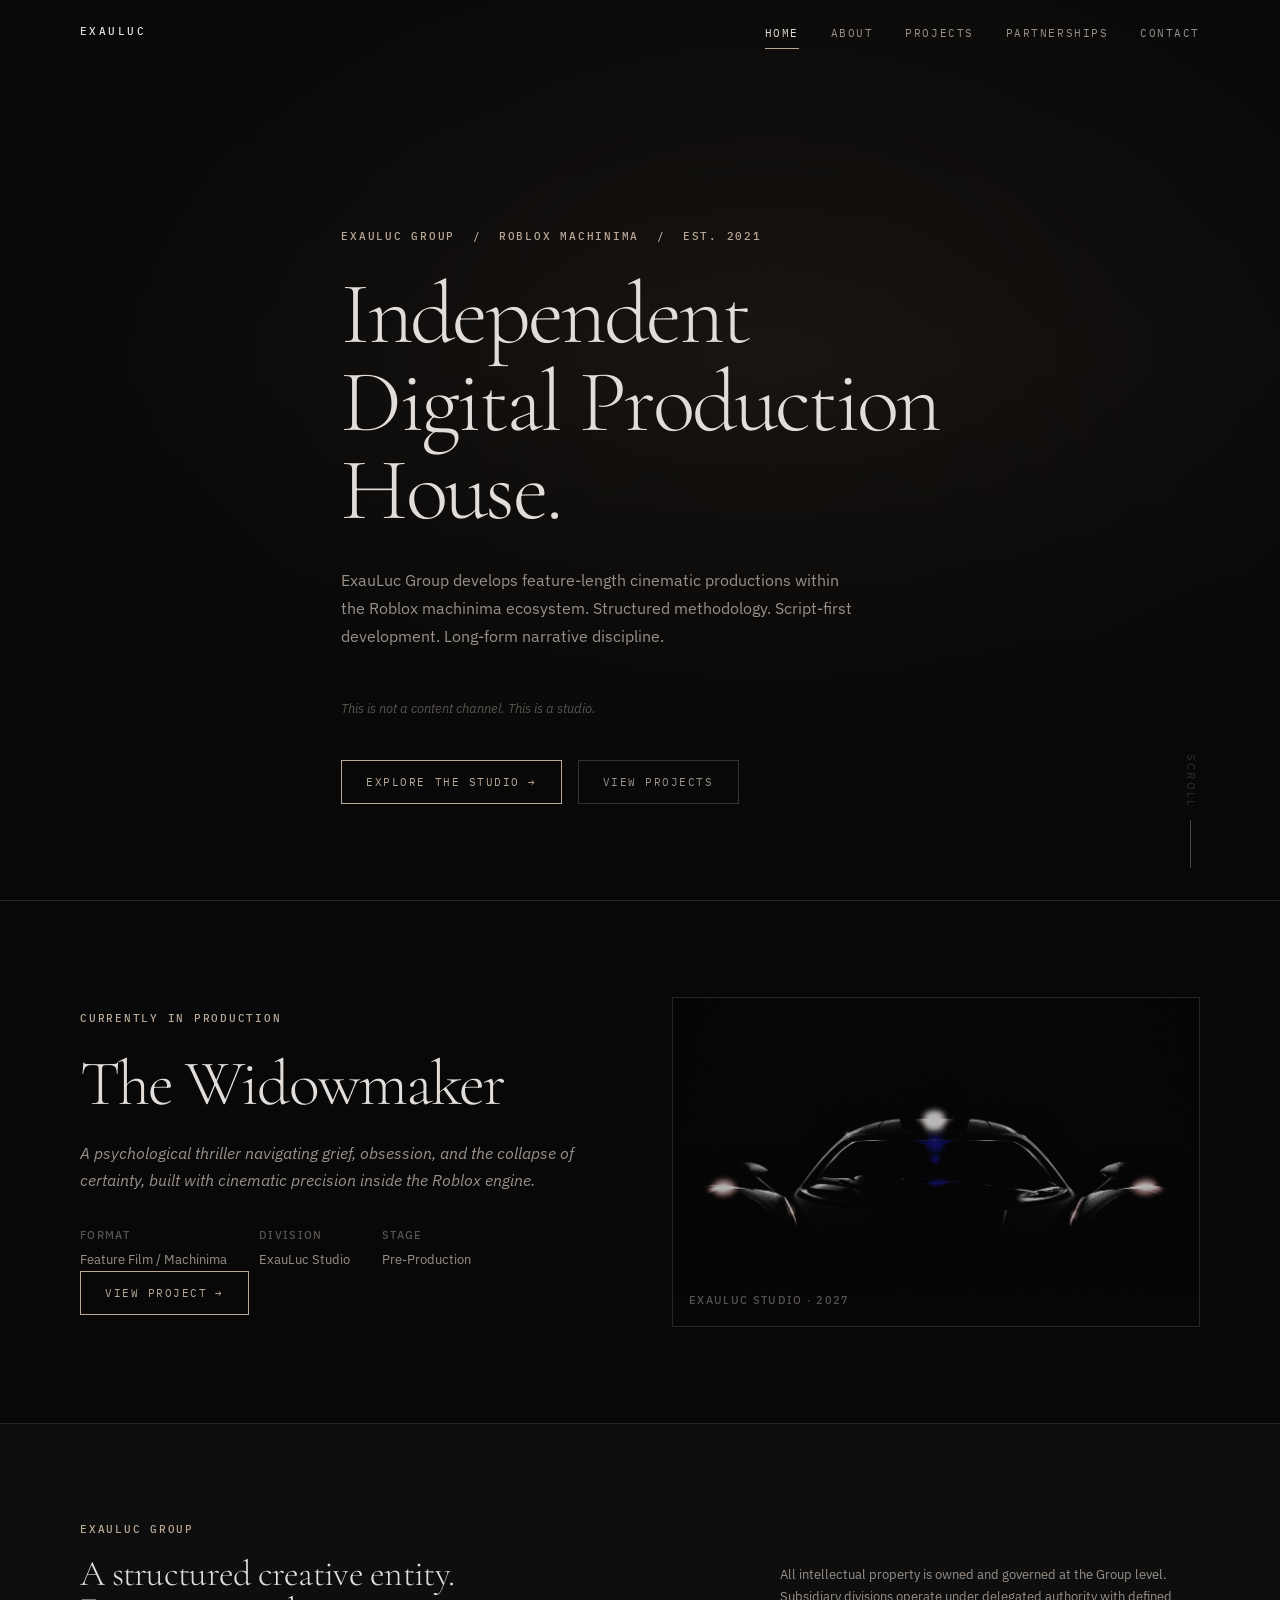
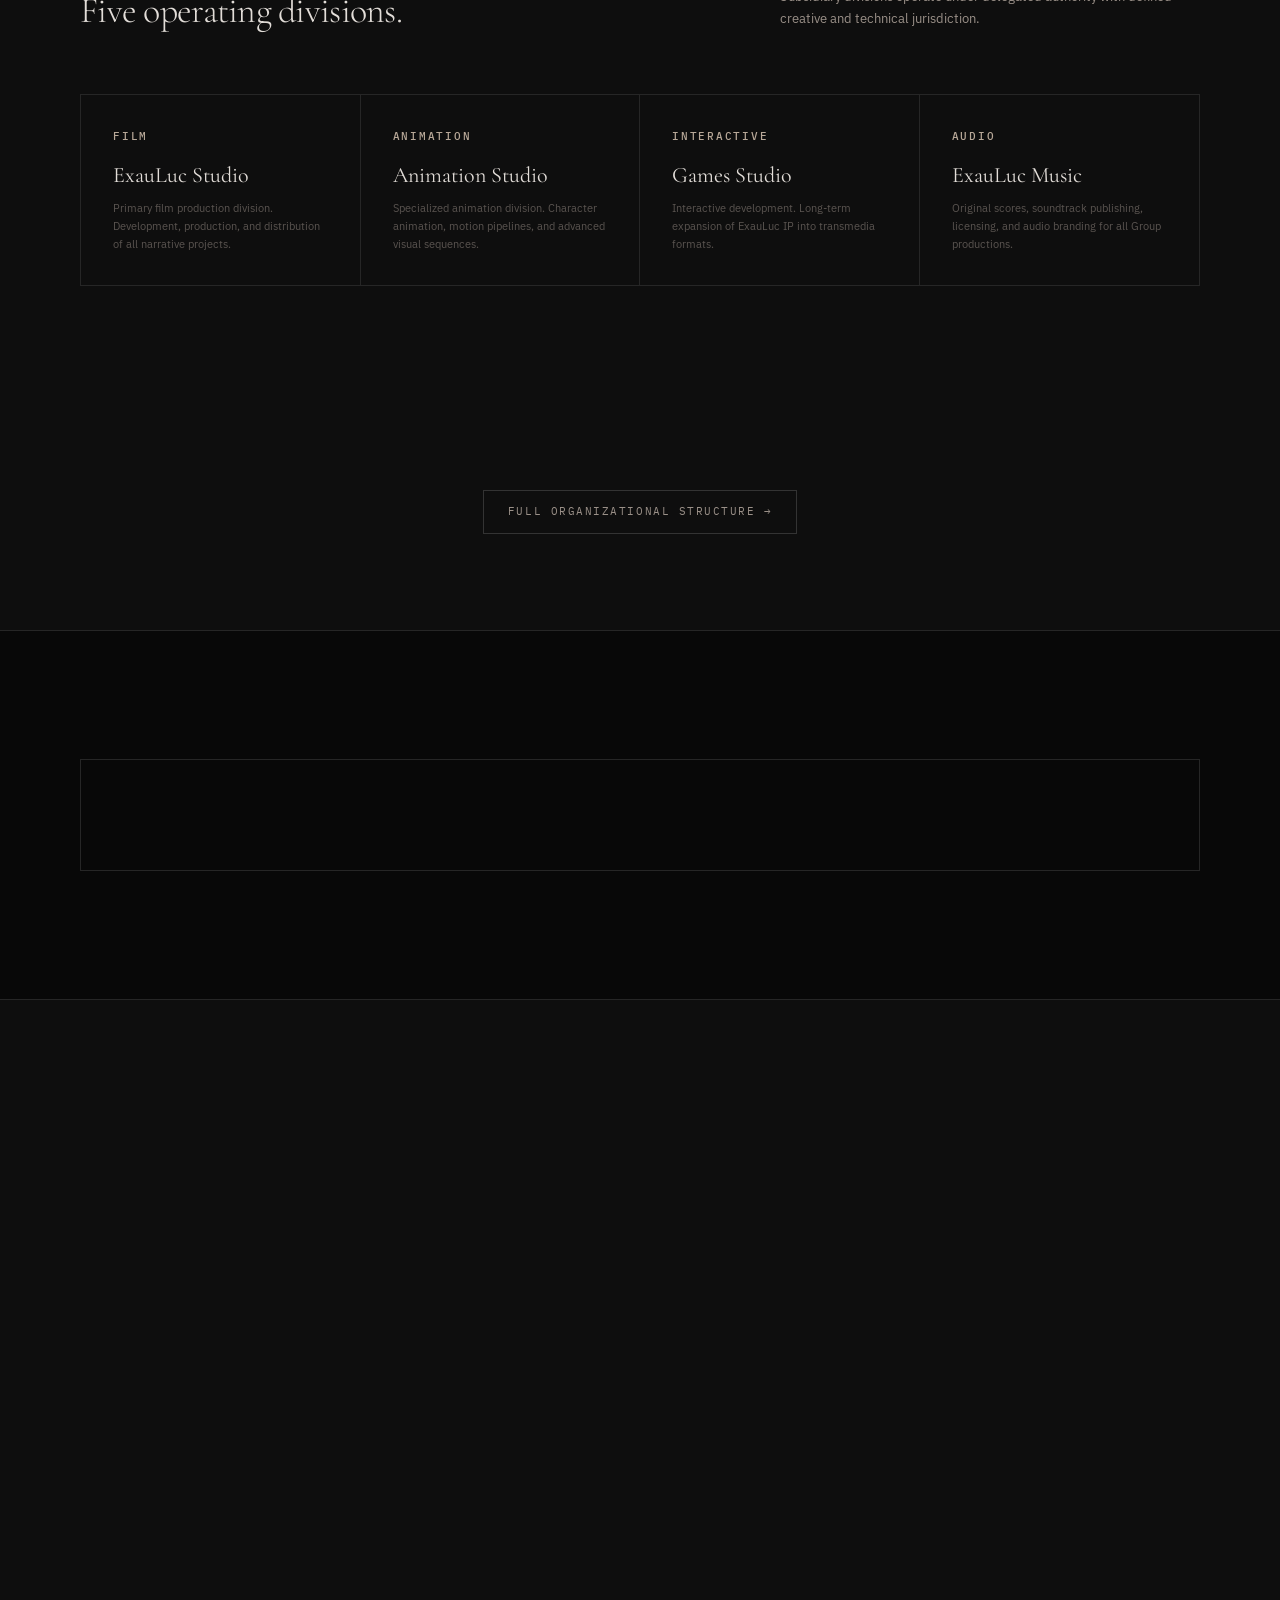
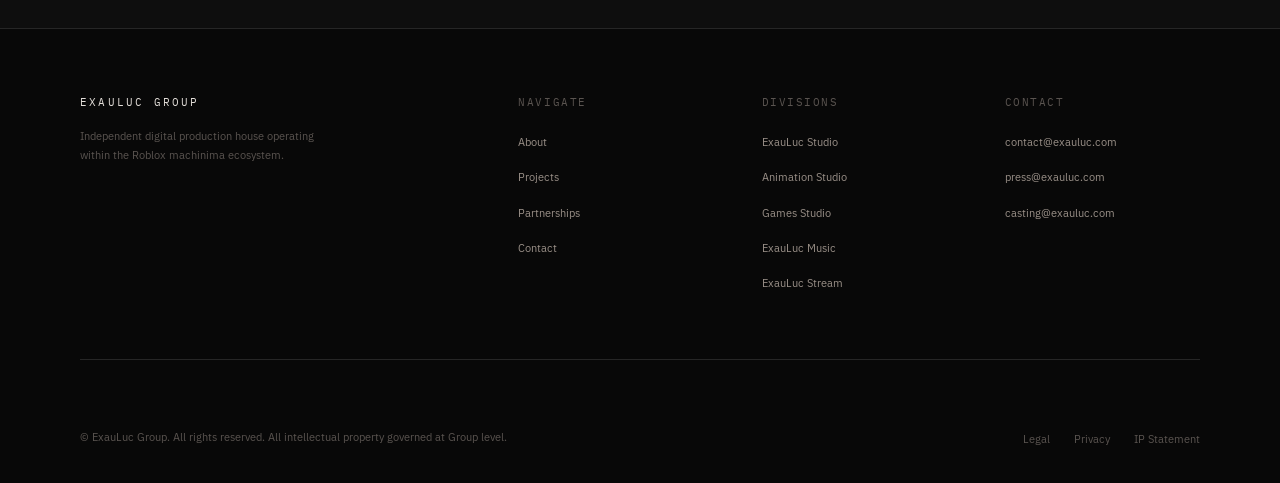
<file: index.html>
<!DOCTYPE html>
<html lang="en">
<head>
  <meta charset="UTF-8">
  <meta name="viewport" content="width=device-width, initial-scale=1.0">
  <meta name="description" content="ExauLuc Group — Independent Digital Production House. Feature-length cinematic productions within the Roblox machinima ecosystem.">
  <title>ExauLuc Group — Independent Digital Production House</title>
  <link rel="stylesheet" href="assets/css/style.css">
  <link rel="icon" type="image/svg+xml" href="data:image/svg+xml,<svg xmlns='http://www.w3.org/2000/svg' viewBox='0 0 32 32'><rect width='32' height='32' fill='%230E0E0E'/><text x='4' y='24' font-family='Georgia' font-size='22' fill='%23B8A898'>E</text></svg>">
</head>
<body>

  <!-- ── NAVIGATION ── -->
  <nav class="nav" role="navigation" aria-label="Main navigation">
    <div class="container nav__inner">
      <a href="index.html" class="nav__wordmark" aria-label="ExauLuc Group — Home">EXAULUC</a>
      <ul class="nav__links" role="list">
        <li><a href="index.html">Home</a></li>
        <li><a href="about.html">About</a></li>
        <li><a href="projects.html">Projects</a></li>
        <li><a href="partnerships.html">Partnerships</a></li>
        <li><a href="contact.html">Contact</a></li>
      </ul>
      <button class="nav__hamburger" aria-label="Open menu" aria-expanded="false" aria-controls="nav-drawer">
        <span></span><span></span><span></span>
      </button>
    </div>
  </nav>

  <!-- Mobile drawer -->
  <div class="nav__drawer" id="nav-drawer" role="dialog" aria-label="Navigation menu">
    <div class="container">
      <button class="nav__drawer-close btn btn--text" style="margin-bottom: 3rem;" aria-label="Close menu">✕ &nbsp;Close</button>
      <ul class="nav__drawer-links" role="list">
        <li><a href="index.html">Home</a></li>
        <li><a href="about.html">About</a></li>
        <li><a href="projects.html">Projects</a></li>
        <li><a href="partnerships.html">Partnerships</a></li>
        <li><a href="contact.html">Contact</a></li>
      </ul>
    </div>
  </div>

  <main>

    <!-- ── HERO ── -->
    <section class="hero" aria-label="Hero">
      <div class="hero__bg">
        <!-- Cinematic background: abstract dark texture / film still placeholder -->
        <div style="width:100%;height:100%;background: radial-gradient(ellipse at 60% 40%, rgba(50,40,32,0.4) 0%, transparent 70%), var(--void);"></div>
      </div>

      <div class="container hero__content">
        <p class="label hero__label fade-in">ExauLuc Group &nbsp;/&nbsp; Roblox Machinima &nbsp;/&nbsp; Est. 2021</p>
        <h1 class="hero__headline fade-in">Independent<br>Digital Production<br>House.</h1>
        <p class="hero__tagline fade-in">
          ExauLuc Group develops feature-length cinematic productions
          within the Roblox machinima ecosystem. Structured methodology.
          Script-first development. Long-form narrative discipline.
        </p>
        <p class="hero__statement fade-in">This is not a content channel. This is a studio.</p>
        <div class="hero__ctas fade-in" style="margin-top: 2.5rem;">
          <a href="about.html" class="btn btn--primary">Explore the Studio <span class="btn__arrow">→</span></a>
          <a href="projects.html" class="btn btn--ghost">View Projects</a>
        </div>
      </div>

      <div class="hero__scroll" aria-hidden="true">
        <span class="meta" style="writing-mode: vertical-rl; letter-spacing: 0.2em;">Scroll</span>
        <div class="hero__scroll-line"></div>
      </div>
    </section>

    <!-- ── FEATURED PROJECT ── -->
    <section class="featured" aria-labelledby="featured-title">
      <div class="container">
        <div class="featured__inner">

          <div class="featured__text fade-in">
            <p class="label featured__label">Currently in Production</p>
            <h2 class="featured__title" id="featured-title">The Widowmaker</h2>
            <p class="featured__logline">
              A psychological thriller navigating grief, obsession, and the collapse
              of certainty, built with cinematic precision inside the Roblox engine.
            </p>
            <div class="featured__meta-row">
              <div class="featured__meta-item">
                <p class="meta">Format</p>
                <p class="val">Feature Film / Machinima</p>
              </div>
              <div class="featured__meta-item">
                <p class="meta">Division</p>
                <p class="val">ExauLuc Studio</p>
              </div>
              <div class="featured__meta-item">
                <p class="meta">Stage</p>
                <p class="val">Pre-Production</p>
              </div>
            </div>
            <a href="the-widowmaker.html" class="btn btn--primary">View Project <span class="btn__arrow">→</span></a>
          </div>

          <div class="featured__img-frame fade-in">
  <img 
    src="assets/img/WDM_IMG_Poster1_v1.0.png"
    alt="The Widowmaker — Official Poster"
    style="width:100%; height:100%; object-fit:cover; display:block;"
    loading="eager"
  >
  <div class="featured__img-overlay">
    <p class="meta">ExauLuc Studio · 2027</p>
  </div>
</div>

        </div>
      </div>
    </section>

    <!-- ── STUDIO OVERVIEW ── -->
    <section class="studio-strip" aria-labelledby="studio-overview">
      <div class="container">
        <div class="studio-strip__header">
          <div>
            <p class="label" style="margin-bottom:1rem;">ExauLuc Group</p>
            <h2 class="section-header__title fade-in" id="studio-overview" style="font-size: var(--text-3xl); max-width: 600px;">
              A structured creative entity.<br>Five operating divisions.
            </h2>
          </div>
          <p class="studio-strip__intro fade-in">
            All intellectual property is owned and governed at the Group level.
            Subsidiary divisions operate under delegated authority
            with defined creative and technical jurisdiction.
          </p>
        </div>

        <div class="studio-strip__divisions" role="list">
          <div class="division-card fade-in" role="listitem">
            <p class="label division-card__label">Film</p>
            <h3 class="division-card__name">ExauLuc Studio</h3>
            <p class="division-card__desc">Primary film production division. Development, production, and distribution of all narrative projects.</p>
          </div>
          <div class="division-card fade-in" role="listitem">
            <p class="label division-card__label">Animation</p>
            <h3 class="division-card__name">Animation Studio</h3>
            <p class="division-card__desc">Specialized animation division. Character animation, motion pipelines, and advanced visual sequences.</p>
          </div>
          <div class="division-card fade-in" role="listitem">
            <p class="label division-card__label">Interactive</p>
            <h3 class="division-card__name">Games Studio</h3>
            <p class="division-card__desc">Interactive development. Long-term expansion of ExauLuc IP into transmedia formats.</p>
          </div>
          <div class="division-card fade-in" role="listitem">
            <p class="label division-card__label">Audio</p>
            <h3 class="division-card__name">ExauLuc Music</h3>
            <p class="division-card__desc">Original scores, soundtrack publishing, licensing, and audio branding for all Group productions.</p>
          </div>
        </div>
        <div class="division-card fade-in" role="listitem" style="grid-column: span 4; border-right: none; border-top: 1px solid var(--border);">
            <p class="label division-card__label">Distribution</p>
            <h3 class="division-card__name">ExauLuc Stream</h3>
            <p class="division-card__desc">The Group's official YouTube channel. Primary distribution platform for all completed ExauLuc film releases.</p>
          </div>
        </div>

        <div style="margin-top: 3rem; display:flex; justify-content:center;">
          <a href="about.html" class="btn btn--ghost">Full Organizational Structure <span class="btn__arrow">→</span></a>
        </div>
      </div>
    </section>

    <!-- ── PRODUCTION PHILOSOPHY STRIP ── -->
    <section style="padding: var(--space-32) 0; border-bottom: 1px solid var(--border); background: var(--void);">
      <div class="container">
        <div style="display: grid; grid-template-columns: 1fr 1fr 1fr; gap: 0; border: 1px solid var(--border);">

          <div class="fade-in" style="padding: var(--space-10) var(--space-8); border-right: 1px solid var(--border);">
            <p class="label" style="margin-bottom: var(--space-4);">01</p>
            <p style="font-family: var(--font-display); font-size: var(--text-xl); font-weight: 300; color: var(--text-primary); margin-bottom: var(--space-3); line-height: 1.2;">Script-first storytelling</p>
            <p style="font-size: var(--text-xs); color: var(--text-low); line-height: 1.7;">Every production begins with a complete script. Pre-production does not proceed without one.</p>
          </div>

          <div class="fade-in" style="padding: var(--space-10) var(--space-8); border-right: 1px solid var(--border);">
            <p class="label" style="margin-bottom: var(--space-4);">02</p>
            <p style="font-family: var(--font-display); font-size: var(--text-xl); font-weight: 300; color: var(--text-primary); margin-bottom: var(--space-3); line-height: 1.2;">Heavy pre-production documentation</p>
            <p style="font-size: var(--text-xs); color: var(--text-low); line-height: 1.7;">Technical previs, role allocation, and pipeline structure established before any execution begins.</p>
          </div>

          <div class="fade-in" style="padding: var(--space-10) var(--space-8);">
            <p class="label" style="margin-bottom: var(--space-4);">03</p>
            <p style="font-family: var(--font-display); font-size: var(--text-xl); font-weight: 300; color: var(--text-primary); margin-bottom: var(--space-3); line-height: 1.2;">Long-term coherence</p>
            <p style="font-size: var(--text-xs); color: var(--text-low); line-height: 1.7;">Every project is built with multi-project continuity in mind. ExauLuc builds archives, not algorithms.</p>
          </div>

        </div>
      </div>
    </section>

    <!-- ── PARTNERSHIPS CTA ── -->
    <section style="padding: var(--space-32) 0;">
      <div class="container">
        <div style="display: grid; grid-template-columns: 1fr 1fr; gap: var(--space-16); align-items: center;">
          <div class="fade-in">
            <p class="label" style="margin-bottom: var(--space-6);">Collaboration</p>
            <h2 style="font-family: var(--font-display); font-size: var(--text-4xl); font-weight: 300; color: var(--text-primary); letter-spacing: -0.02em; line-height: 1.1; margin-bottom: var(--space-6);">
              Selective.<br>Structured.<br>Long-term.
            </h2>
            <p style="font-size: var(--text-sm); color: var(--text-mid); line-height: 1.8; max-width: 420px; margin-bottom: var(--space-8);">
              ExauLuc Group engages with external partners on a selective basis.
              We seek peers, not contractors. Entities whose discipline and ambition align with ours.
            </p>
            <a href="partnerships.html" class="btn btn--primary">Partnership Inquiries <span class="btn__arrow">→</span></a>
          </div>
          <div class="fade-in" style="padding: var(--space-12); border: 1px solid var(--border); background: var(--surface);">
            <p style="font-family: var(--font-display); font-size: var(--text-2xl); font-weight: 300; font-style: italic; color: var(--text-mid); line-height: 1.5; margin-bottom: var(--space-8);">
              "Crafting cinema for the long run."
            </p>
            <div style="border-top: 1px solid var(--border); padding-top: var(--space-6);">
              <p class="meta">Creative Positioning Statement — ExauLuc Group</p>
            </div>
          </div>
        </div>
      </div>
    </section>

  </main>

  <!-- ── FOOTER ── -->
  <footer class="footer" role="contentinfo">
    <div class="container">
      <div class="footer__main">
        <div class="footer__brand">
          <p class="footer__wordmark">EXAULUC GROUP</p>
          <p class="footer__tagline">Independent digital production house operating within the Roblox machinima ecosystem.</p>
        </div>
        <div>
          <p class="footer__col-title">Navigate</p>
          <ul class="footer__links">
            <li><a href="about.html">About</a></li>
            <li><a href="projects.html">Projects</a></li>
            <li><a href="partnerships.html">Partnerships</a></li>
            <li><a href="contact.html">Contact</a></li>
          </ul>
        </div>
        <div>
          <p class="footer__col-title">Divisions</p>
          <ul class="footer__links">
            <li><a href="about.html#studio">ExauLuc Studio</a></li>
            <li><a href="about.html#animation">Animation Studio</a></li>
            <li><a href="about.html#games">Games Studio</a></li>
            <li><a href="about.html#music">ExauLuc Music</a></li>
            <li><a href="about.html#stream">ExauLuc Stream</a></li>
          </ul>
        </div>
        <div>
          <p class="footer__col-title">Contact</p>
          <ul class="footer__links">
            <li><a href="mailto:contact@exauluc.com">contact@exauluc.com</a></li>
            <li><a href="mailto:press@exauluc.com">press@exauluc.com</a></li>
            <li><a href="mailto:casting@exauluc.com">casting@exauluc.com</a></li>
          </ul>
        </div>
      </div>
      <div class="footer__bottom">
        <p class="footer__copyright">© ExauLuc Group. All rights reserved. All intellectual property governed at Group level.</p>
        <ul class="footer__legal-links">
          <li><a href="#">Legal</a></li>
          <li><a href="#">Privacy</a></li>
          <li><a href="#">IP Statement</a></li>
        </ul>
      </div>
    </div>
  </footer>

  <script src="assets/js/main.js"></script>
</body>
</html>
</file>
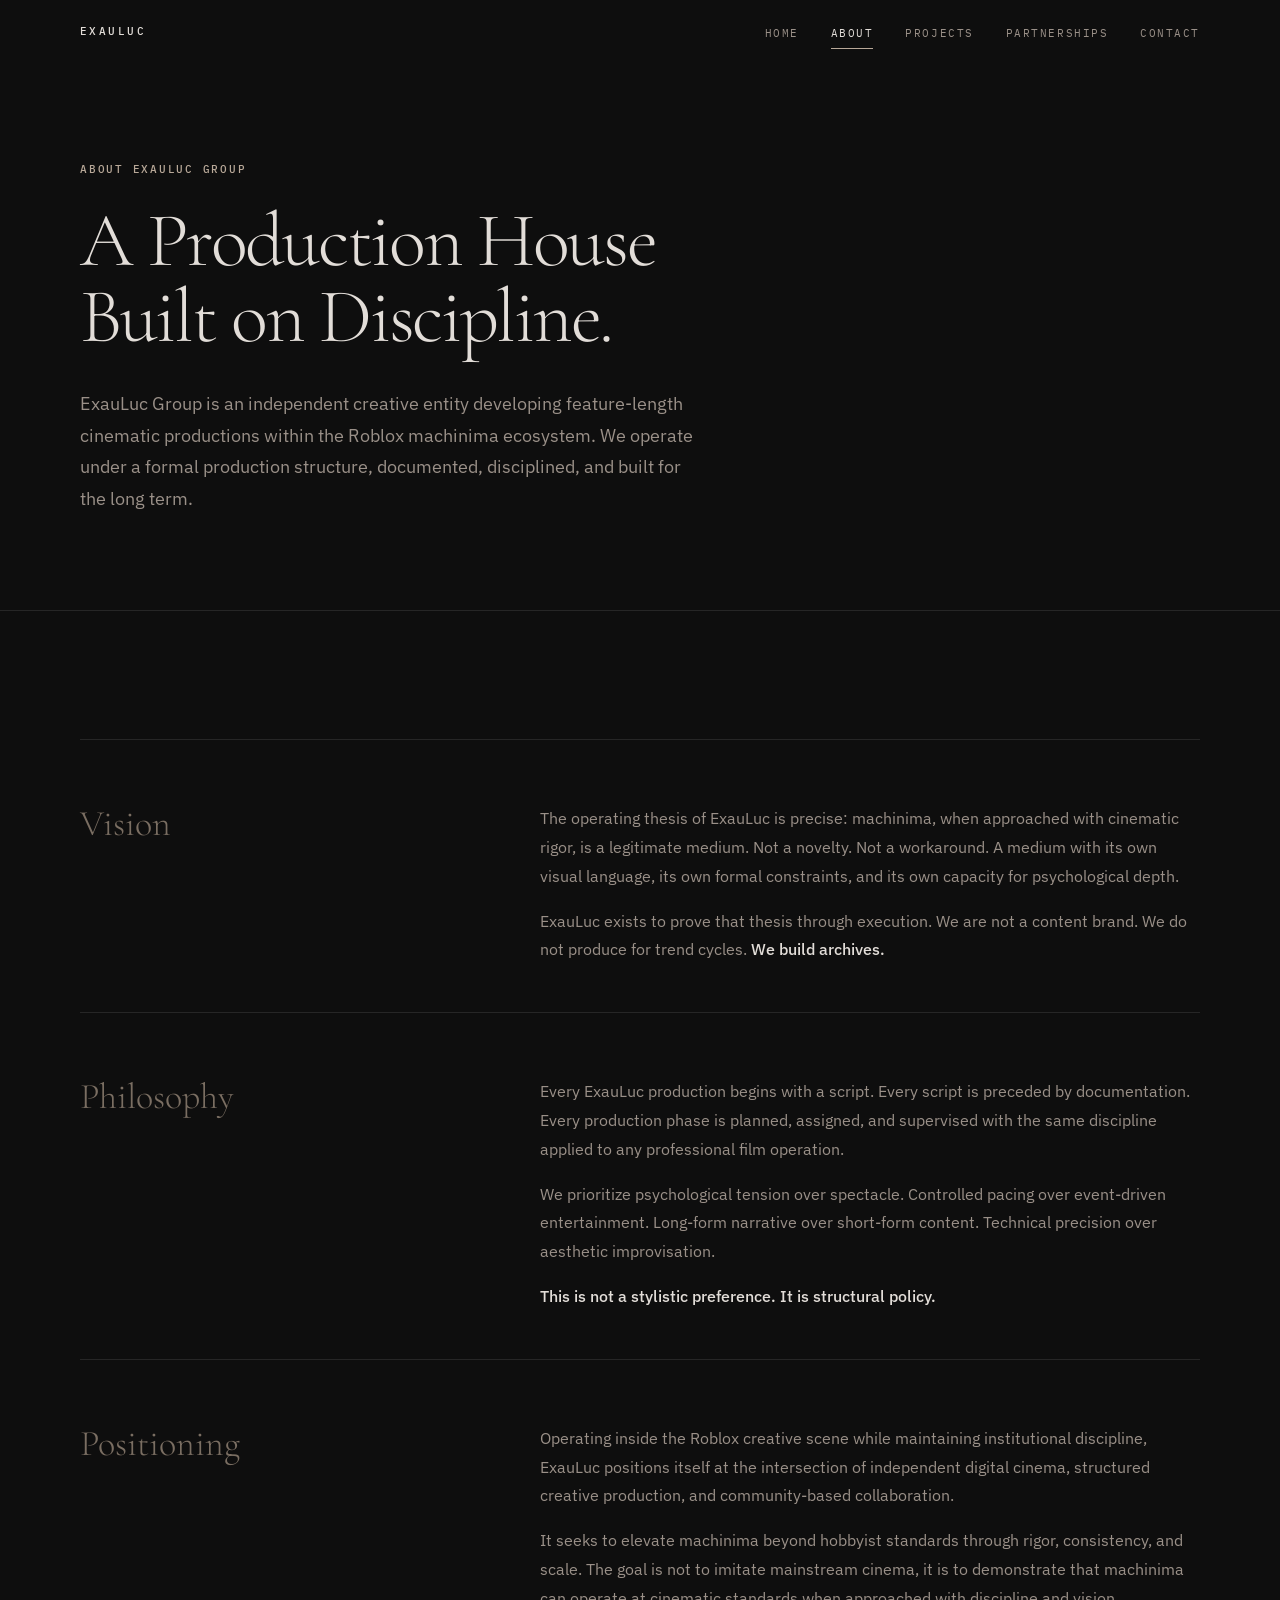
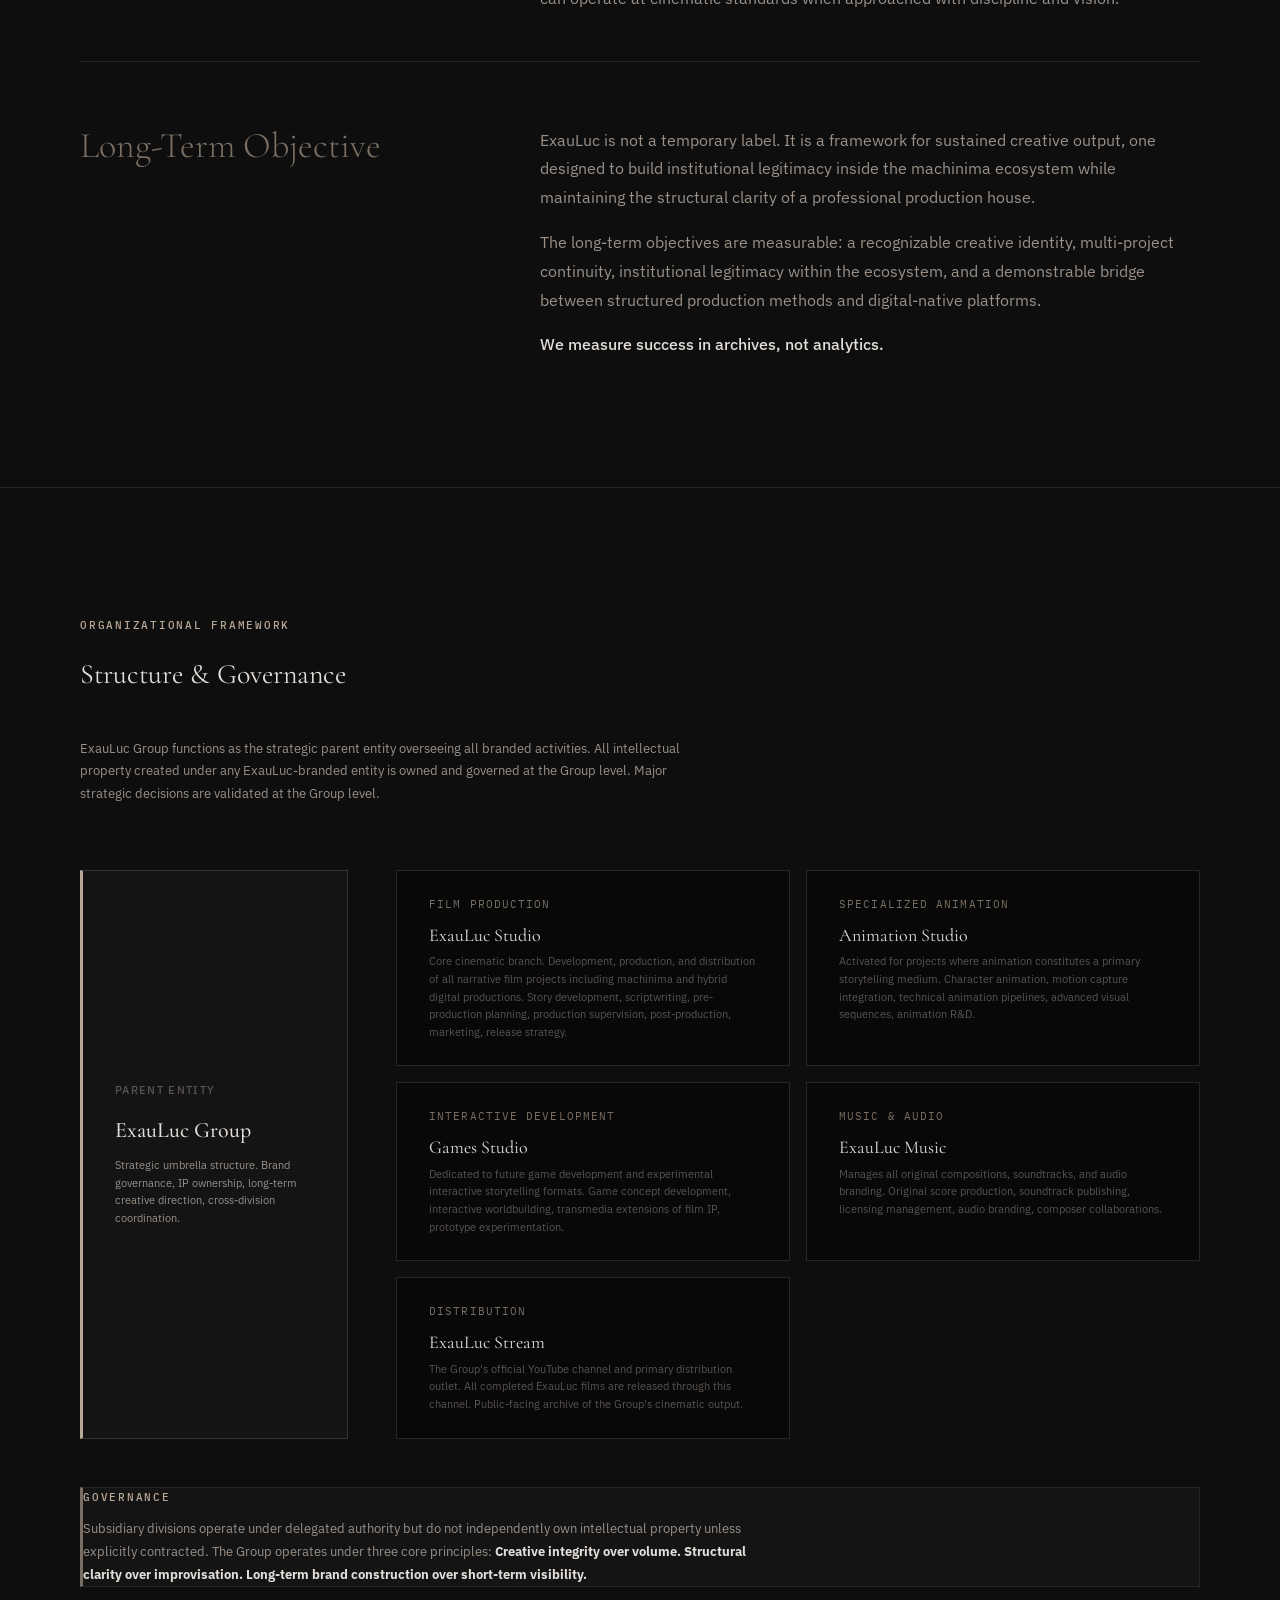
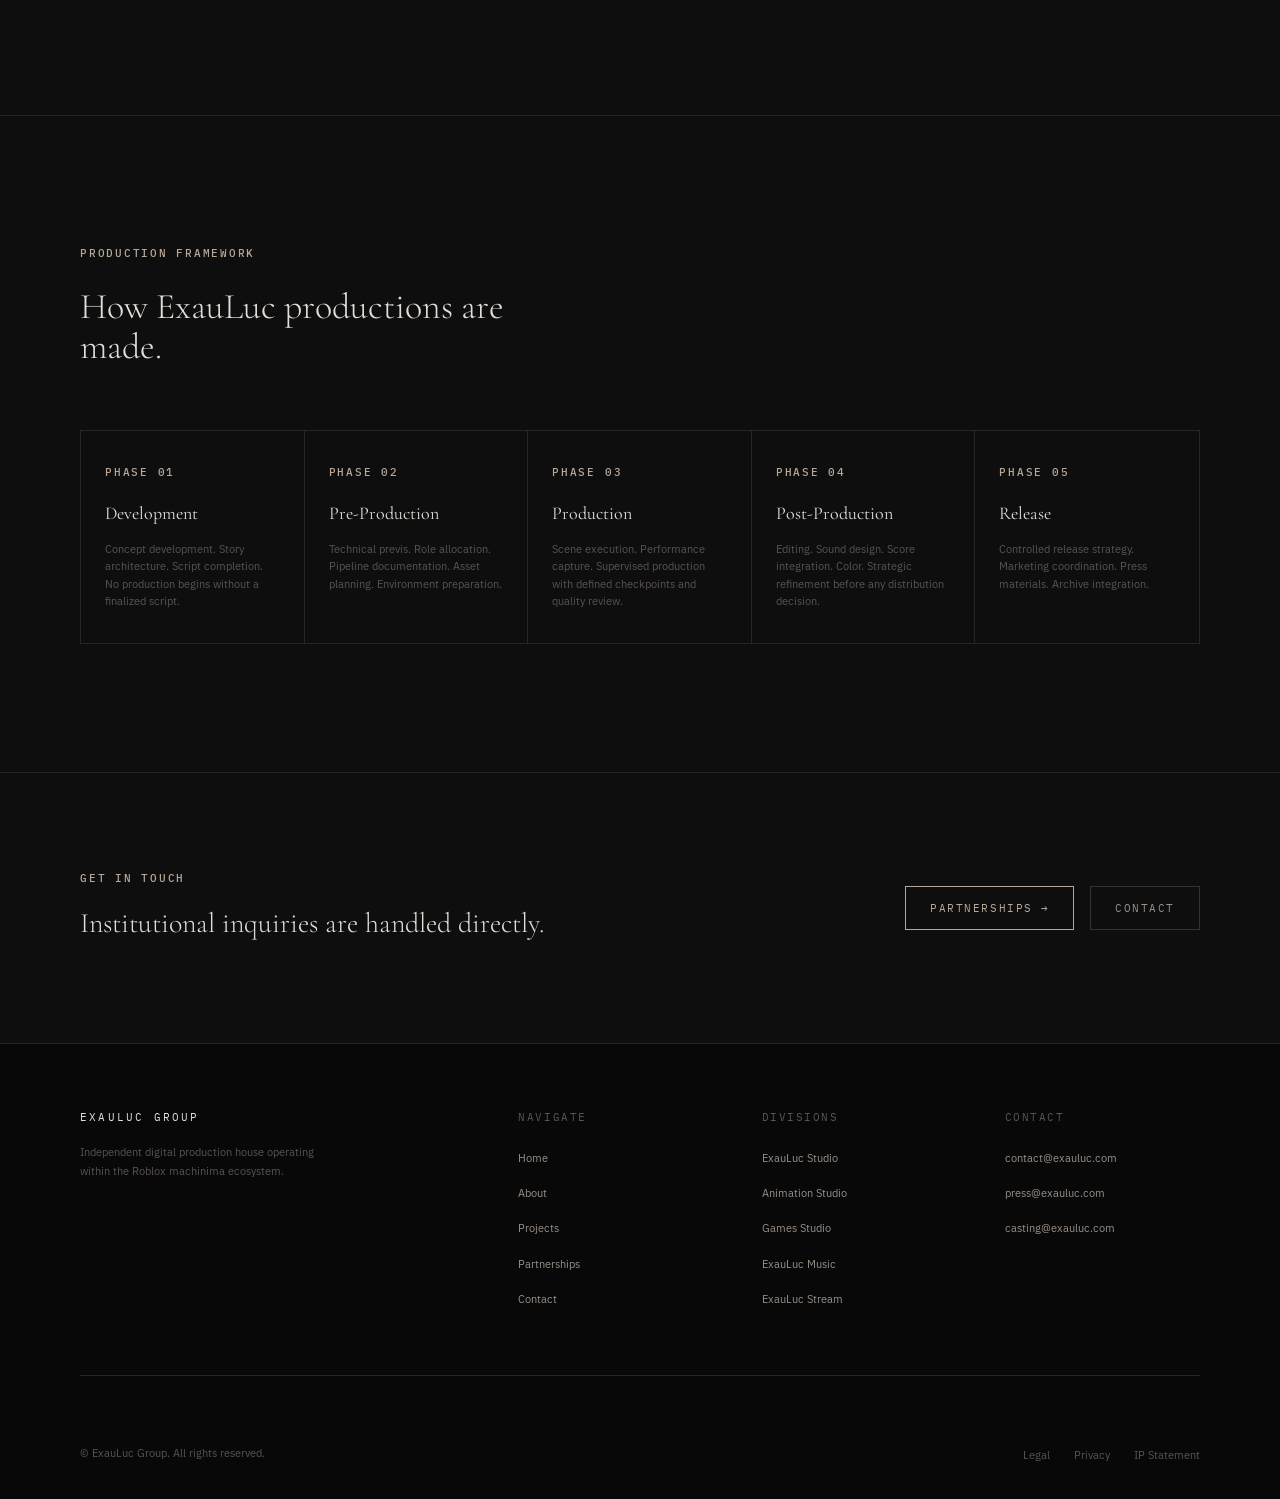
<file: about.html>
<!DOCTYPE html>
<html lang="en">
<head>
  <meta charset="UTF-8">
  <meta name="viewport" content="width=device-width, initial-scale=1.0">
  <meta name="description" content="About ExauLuc Group — Vision, philosophy, and organizational structure of an independent digital production house.">
  <title>About — ExauLuc Group</title>
  <link rel="stylesheet" href="assets/css/style.css">
  <link rel="icon" type="image/svg+xml" href="data:image/svg+xml,<svg xmlns='http://www.w3.org/2000/svg' viewBox='0 0 32 32'><rect width='32' height='32' fill='%230E0E0E'/><text x='4' y='24' font-family='Georgia' font-size='22' fill='%23B8A898'>E</text></svg>">
</head>
<body>

  <!-- ── NAVIGATION ── -->
  <nav class="nav" role="navigation" aria-label="Main navigation">
    <div class="container nav__inner">
      <a href="index.html" class="nav__wordmark">EXAULUC</a>
      <ul class="nav__links" role="list">
        <li><a href="index.html">Home</a></li>
        <li><a href="about.html">About</a></li>
        <li><a href="projects.html">Projects</a></li>
        <li><a href="partnerships.html">Partnerships</a></li>
        <li><a href="contact.html">Contact</a></li>
      </ul>
      <button class="nav__hamburger" aria-label="Open menu" aria-expanded="false" aria-controls="nav-drawer">
        <span></span><span></span><span></span>
      </button>
    </div>
  </nav>

  <div class="nav__drawer" id="nav-drawer" role="dialog" aria-label="Navigation menu">
    <div class="container">
      <button class="nav__drawer-close btn btn--text" style="margin-bottom: 3rem;">✕ &nbsp;Close</button>
      <ul class="nav__drawer-links" role="list">
        <li><a href="index.html">Home</a></li>
        <li><a href="about.html">About</a></li>
        <li><a href="projects.html">Projects</a></li>
        <li><a href="partnerships.html">Partnerships</a></li>
        <li><a href="contact.html">Contact</a></li>
      </ul>
    </div>
  </div>

  <main>

    <!-- ── PAGE HERO ── -->
    <section class="page-hero" aria-labelledby="page-title">
      <div class="container">
        <p class="label page-hero__label">About ExauLuc Group</p>
        <h1 class="page-hero__title fade-in" id="page-title">A Production House<br>Built on Discipline.</h1>
        <p class="page-hero__body fade-in">
          ExauLuc Group is an independent creative entity developing feature-length
          cinematic productions within the Roblox machinima ecosystem. We operate under
          a formal production structure, documented, disciplined, and built for the long term.
        </p>
      </div>
    </section>

    <!-- ── PHILOSOPHY ── -->
    <section class="about-philosophy" aria-label="Philosophy">
      <div class="container">

        <div class="about-philosophy__grid fade-in">
          <h2 class="about-philosophy__key">Vision</h2>
          <div class="about-philosophy__body">
            <p>
              The operating thesis of ExauLuc is precise: machinima, when approached with cinematic rigor,
              is a legitimate medium. Not a novelty. Not a workaround. A medium with its own visual language,
              its own formal constraints, and its own capacity for psychological depth.
            </p>
            <p>
              ExauLuc exists to prove that thesis through execution.
              We are not a content brand. We do not produce for trend cycles.
              <strong>We build archives.</strong>
            </p>
          </div>
        </div>

        <div class="about-philosophy__grid fade-in">
          <h2 class="about-philosophy__key">Philosophy</h2>
          <div class="about-philosophy__body">
            <p>
              Every ExauLuc production begins with a script. Every script is preceded by documentation.
              Every production phase is planned, assigned, and supervised with the same discipline
              applied to any professional film operation.
            </p>
            <p>
              We prioritize psychological tension over spectacle. Controlled pacing over event-driven
              entertainment. Long-form narrative over short-form content. Technical precision over
              aesthetic improvisation.
            </p>
            <p><strong>This is not a stylistic preference. It is structural policy.</strong></p>
          </div>
        </div>

        <div class="about-philosophy__grid fade-in">
          <h2 class="about-philosophy__key">Positioning</h2>
          <div class="about-philosophy__body">
            <p>
              Operating inside the Roblox creative scene while maintaining institutional discipline,
              ExauLuc positions itself at the intersection of independent digital cinema, structured
              creative production, and community-based collaboration.
            </p>
            <p>
              It seeks to elevate machinima beyond hobbyist standards through rigor, consistency, and scale.
              The goal is not to imitate mainstream cinema, it is to demonstrate that machinima can operate
              at cinematic standards when approached with discipline and vision.
            </p>
          </div>
        </div>

        <div class="about-philosophy__grid fade-in">
          <h2 class="about-philosophy__key">Long-Term Objective</h2>
          <div class="about-philosophy__body">
            <p>
              ExauLuc is not a temporary label. It is a framework for sustained creative output,
              one designed to build institutional legitimacy inside the machinima ecosystem while
              maintaining the structural clarity of a professional production house.
            </p>
            <p>
              The long-term objectives are measurable: a recognizable creative identity,
              multi-project continuity, institutional legitimacy within the ecosystem,
              and a demonstrable bridge between structured production methods and digital-native platforms.
            </p>
            <p><strong>We measure success in archives, not analytics.</strong></p>
          </div>
        </div>

      </div>
    </section>

    <!-- ── ORGANIZATIONAL STRUCTURE ── -->
    <section class="org-chart" aria-labelledby="org-title">
      <div class="container">

        <p class="label" style="margin-bottom: var(--space-6);">Organizational Framework</p>
        <h2 class="org-chart__title fade-in" id="org-title">Structure & Governance</h2>
        <p style="font-size: var(--text-sm); color: var(--text-mid); max-width: 620px; line-height: 1.75; margin-bottom: var(--space-16);" class="fade-in">
          ExauLuc Group functions as the strategic parent entity overseeing all branded activities.
          All intellectual property created under any ExauLuc-branded entity is owned and governed
          at the Group level. Major strategic decisions are validated at the Group level.
        </p>

        <div class="org-entities">
          <div class="org-parent fade-in">
            <p class="meta" style="margin-bottom: var(--space-3);">Parent Entity</p>
            <p class="org-parent__name">ExauLuc Group</p>
            <p class="org-parent__desc">
              Strategic umbrella structure. Brand governance,
              IP ownership, long-term creative direction,
              cross-division coordination.
            </p>
          </div>

          <div class="org-children">
            <div class="org-child fade-in" id="studio">
              <p class="org-child__role">Film Production</p>
              <h3 class="org-child__name">ExauLuc Studio</h3>
              <p class="org-child__desc">
                Core cinematic branch. Development, production, and distribution of all
                narrative film projects including machinima and hybrid digital productions.
                Story development, scriptwriting, pre-production planning,
                production supervision, post-production, marketing, release strategy.
              </p>
            </div>

            <div class="org-child fade-in" id="animation">
              <p class="org-child__role">Specialized Animation</p>
              <h3 class="org-child__name">Animation Studio</h3>
              <p class="org-child__desc">
                Activated for projects where animation constitutes a primary storytelling medium.
                Character animation, motion capture integration, technical animation pipelines,
                advanced visual sequences, animation R&D.
              </p>
            </div>

            <div class="org-child fade-in" id="games">
              <p class="org-child__role">Interactive Development</p>
              <h3 class="org-child__name">Games Studio</h3>
              <p class="org-child__desc">
                Dedicated to future game development and experimental interactive storytelling formats.
                Game concept development, interactive worldbuilding, transmedia extensions of film IP,
                prototype experimentation.
              </p>
            </div>

            <div class="org-child fade-in" id="music">
              <p class="org-child__role">Music & Audio</p>
              <h3 class="org-child__name">ExauLuc Music</h3>
              <p class="org-child__desc">
                Manages all original compositions, soundtracks, and audio branding.
                Original score production, soundtrack publishing, licensing management,
                audio branding, composer collaborations.
              </p>
            </div>

            <div class="org-child fade-in" id="stream">
              <p class="org-child__role">Distribution</p>
              <h3 class="org-child__name">ExauLuc Stream</h3>
              <p class="org-child__desc">
                The Group's official YouTube channel and primary distribution outlet.
                All completed ExauLuc films are released through this channel.
                Public-facing archive of the Group's cinematic output.
              </p>
            </div>
          </div>
        </div>

        <!-- Governance note -->
        <div class="fade-in" style="margin-top: var(--space-12); padding: var(--space-8) var(--space-10); border: 1px solid var(--border); background: var(--surface); border-left: 3px solid var(--accent-dim);">
          <p class="label" style="margin-bottom: var(--space-3);">Governance</p>
          <p style="font-size: var(--text-sm); color: var(--text-mid); line-height: 1.75; max-width: 680px;">
            Subsidiary divisions operate under delegated authority but do not independently own
            intellectual property unless explicitly contracted. The Group operates under three
            core principles: <strong style="color: var(--text-primary);">Creative integrity over volume.
            Structural clarity over improvisation. Long-term brand construction over short-term visibility.</strong>
          </p>
        </div>

      </div>
    </section>

    <!-- ── PRODUCTION PIPELINE ── -->
    <section style="padding: var(--space-32) 0; border-top: 1px solid var(--border); border-bottom: 1px solid var(--border);" aria-label="Production framework">
      <div class="container">
        <p class="label" style="margin-bottom: var(--space-6);">Production Framework</p>
        <h2 class="fade-in" style="font-family: var(--font-display); font-size: var(--text-3xl); font-weight: 300; color: var(--text-primary); margin-bottom: var(--space-16); max-width: 500px; line-height: 1.1;">
          How ExauLuc productions are made.
        </h2>

        <div style="display: grid; grid-template-columns: repeat(5, 1fr); gap: 0; border: 1px solid var(--border);">
          <div class="fade-in" style="padding: var(--space-8) var(--space-6); border-right: 1px solid var(--border);">
            <p class="label" style="margin-bottom: var(--space-4);">Phase 01</p>
            <p style="font-family: var(--font-display); font-size: var(--text-lg); font-weight: 400; color: var(--text-primary); margin-bottom: var(--space-3);">Development</p>
            <p style="font-size: var(--text-xs); color: var(--text-low); line-height: 1.6;">Concept development. Story architecture. Script completion. No production begins without a finalized script.</p>
          </div>
          <div class="fade-in" style="padding: var(--space-8) var(--space-6); border-right: 1px solid var(--border);">
            <p class="label" style="margin-bottom: var(--space-4);">Phase 02</p>
            <p style="font-family: var(--font-display); font-size: var(--text-lg); font-weight: 400; color: var(--text-primary); margin-bottom: var(--space-3);">Pre-Production</p>
            <p style="font-size: var(--text-xs); color: var(--text-low); line-height: 1.6;">Technical previs. Role allocation. Pipeline documentation. Asset planning. Environment preparation.</p>
          </div>
          <div class="fade-in" style="padding: var(--space-8) var(--space-6); border-right: 1px solid var(--border);">
            <p class="label" style="margin-bottom: var(--space-4);">Phase 03</p>
            <p style="font-family: var(--font-display); font-size: var(--text-lg); font-weight: 400; color: var(--text-primary); margin-bottom: var(--space-3);">Production</p>
            <p style="font-size: var(--text-xs); color: var(--text-low); line-height: 1.6;">Scene execution. Performance capture. Supervised production with defined checkpoints and quality review.</p>
          </div>
          <div class="fade-in" style="padding: var(--space-8) var(--space-6); border-right: 1px solid var(--border);">
            <p class="label" style="margin-bottom: var(--space-4);">Phase 04</p>
            <p style="font-family: var(--font-display); font-size: var(--text-lg); font-weight: 400; color: var(--text-primary); margin-bottom: var(--space-3);">Post-Production</p>
            <p style="font-size: var(--text-xs); color: var(--text-low); line-height: 1.6;">Editing. Sound design. Score integration. Color. Strategic refinement before any distribution decision.</p>
          </div>
          <div class="fade-in" style="padding: var(--space-8) var(--space-6);">
            <p class="label" style="margin-bottom: var(--space-4);">Phase 05</p>
            <p style="font-family: var(--font-display); font-size: var(--text-lg); font-weight: 400; color: var(--text-primary); margin-bottom: var(--space-3);">Release</p>
            <p style="font-size: var(--text-xs); color: var(--text-low); line-height: 1.6;">Controlled release strategy. Marketing coordination. Press materials. Archive integration.</p>
          </div>
        </div>

      </div>
    </section>

    <!-- ── CONTACT STRIP ── -->
    <section style="padding: var(--space-24) 0;">
      <div class="container" style="display: flex; justify-content: space-between; align-items: center; gap: var(--space-8); flex-wrap: wrap;">
        <div class="fade-in">
          <p class="label" style="margin-bottom: var(--space-3);">Get in touch</p>
          <p style="font-family: var(--font-display); font-size: var(--text-2xl); font-weight: 300; color: var(--text-primary);">Institutional inquiries are handled directly.</p>
        </div>
        <div class="fade-in" style="display: flex; gap: var(--space-4);">
          <a href="partnerships.html" class="btn btn--primary">Partnerships <span class="btn__arrow">→</span></a>
          <a href="contact.html" class="btn btn--ghost">Contact</a>
        </div>
      </div>
    </section>

  </main>

  <!-- ── FOOTER ── -->
  <footer class="footer" role="contentinfo">
    <div class="container">
      <div class="footer__main">
        <div class="footer__brand">
          <p class="footer__wordmark">EXAULUC GROUP</p>
          <p class="footer__tagline">Independent digital production house operating within the Roblox machinima ecosystem.</p>
        </div>
        <div>
          <p class="footer__col-title">Navigate</p>
          <ul class="footer__links">
            <li><a href="index.html">Home</a></li>
            <li><a href="about.html">About</a></li>
            <li><a href="projects.html">Projects</a></li>
            <li><a href="partnerships.html">Partnerships</a></li>
            <li><a href="contact.html">Contact</a></li>
          </ul>
        </div>
        <div>
          <p class="footer__col-title">Divisions</p>
          <ul class="footer__links">
            <li><a href="#studio">ExauLuc Studio</a></li>
            <li><a href="#animation">Animation Studio</a></li>
            <li><a href="#games">Games Studio</a></li>
            <li><a href="#music">ExauLuc Music</a></li>
            <li><a href="#stream">ExauLuc Stream</a></li>
          </ul>
        </div>
        <div>
          <p class="footer__col-title">Contact</p>
          <ul class="footer__links">
            <li><a href="mailto:contact@exauluc.com">contact@exauluc.com</a></li>
            <li><a href="mailto:press@exauluc.com">press@exauluc.com</a></li>
            <li><a href="mailto:casting@exauluc.com">casting@exauluc.com</a></li>
          </ul>
        </div>
      </div>
      <div class="footer__bottom">
        <p class="footer__copyright">© ExauLuc Group. All rights reserved.</p>
        <ul class="footer__legal-links">
          <li><a href="#">Legal</a></li>
          <li><a href="#">Privacy</a></li>
          <li><a href="#">IP Statement</a></li>
        </ul>
      </div>
    </div>
  </footer>

  <script src="assets/js/main.js"></script>
</body>
</html>
</file>
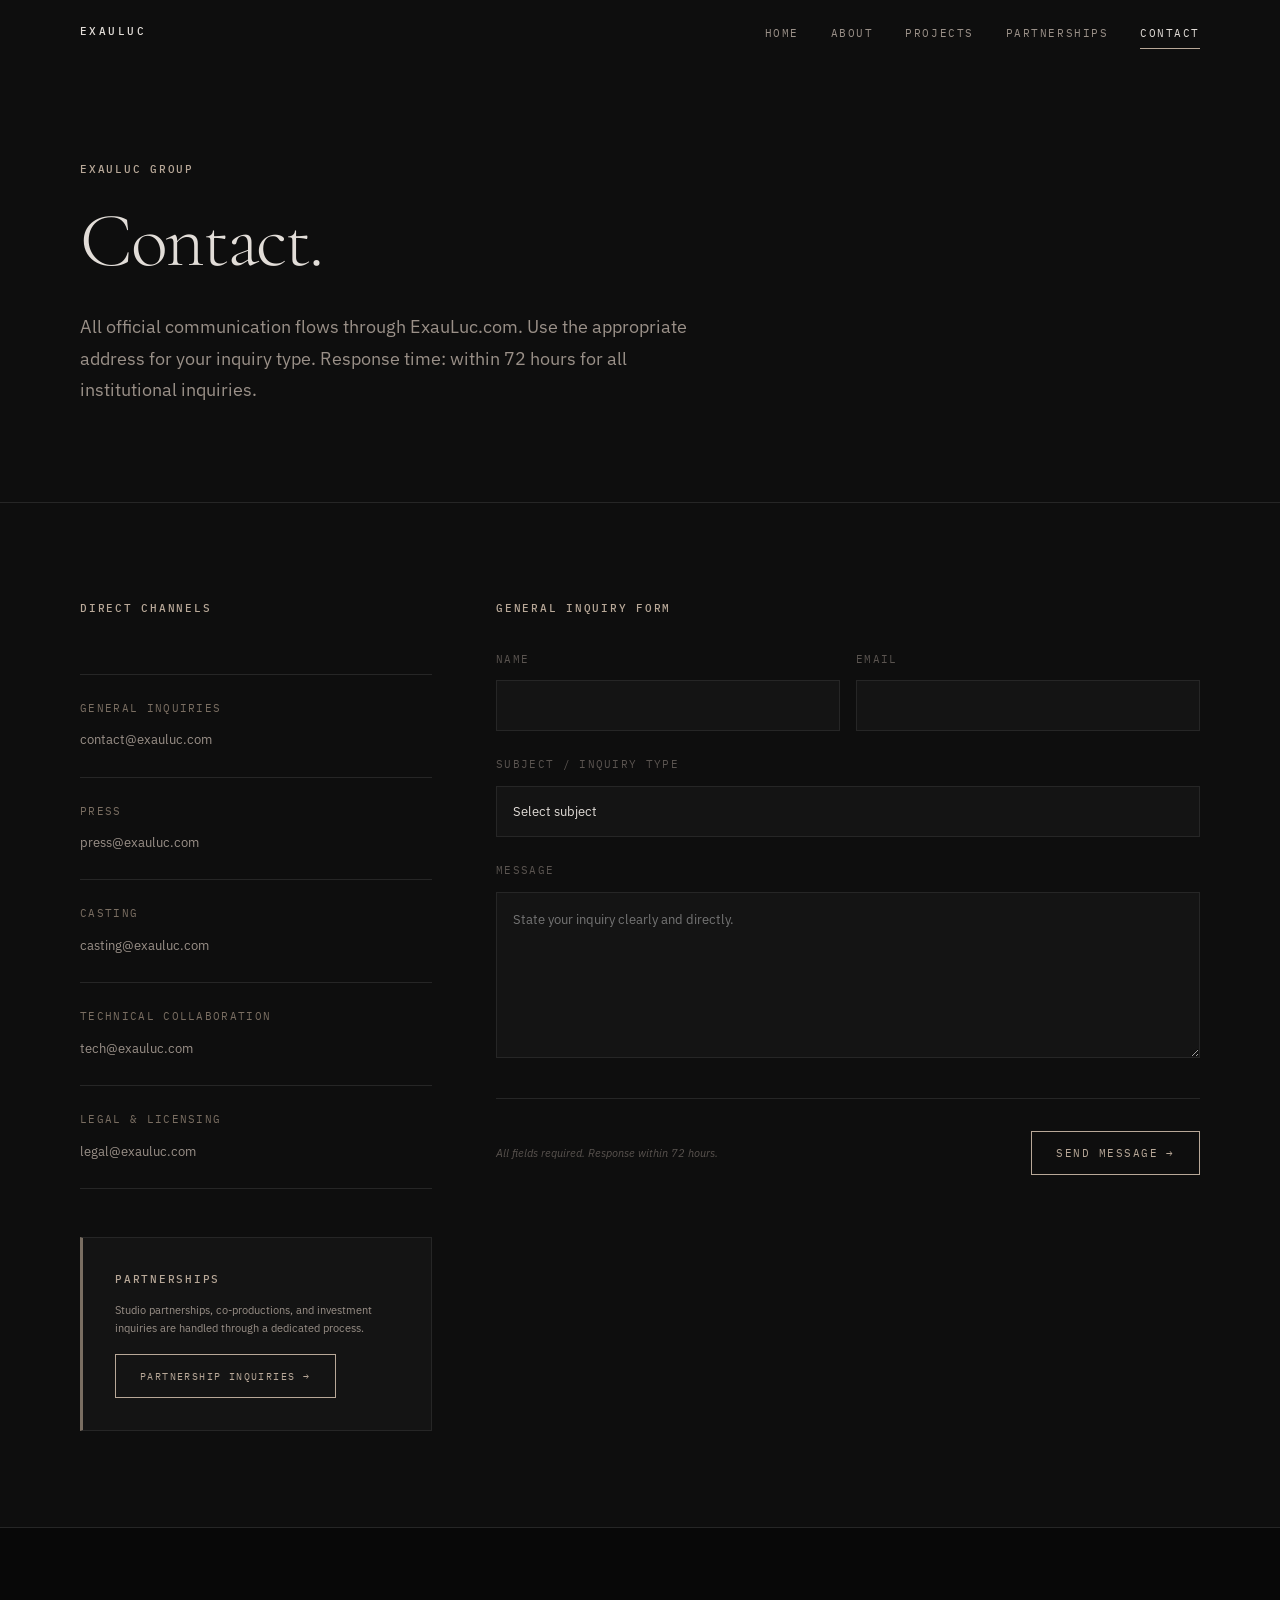
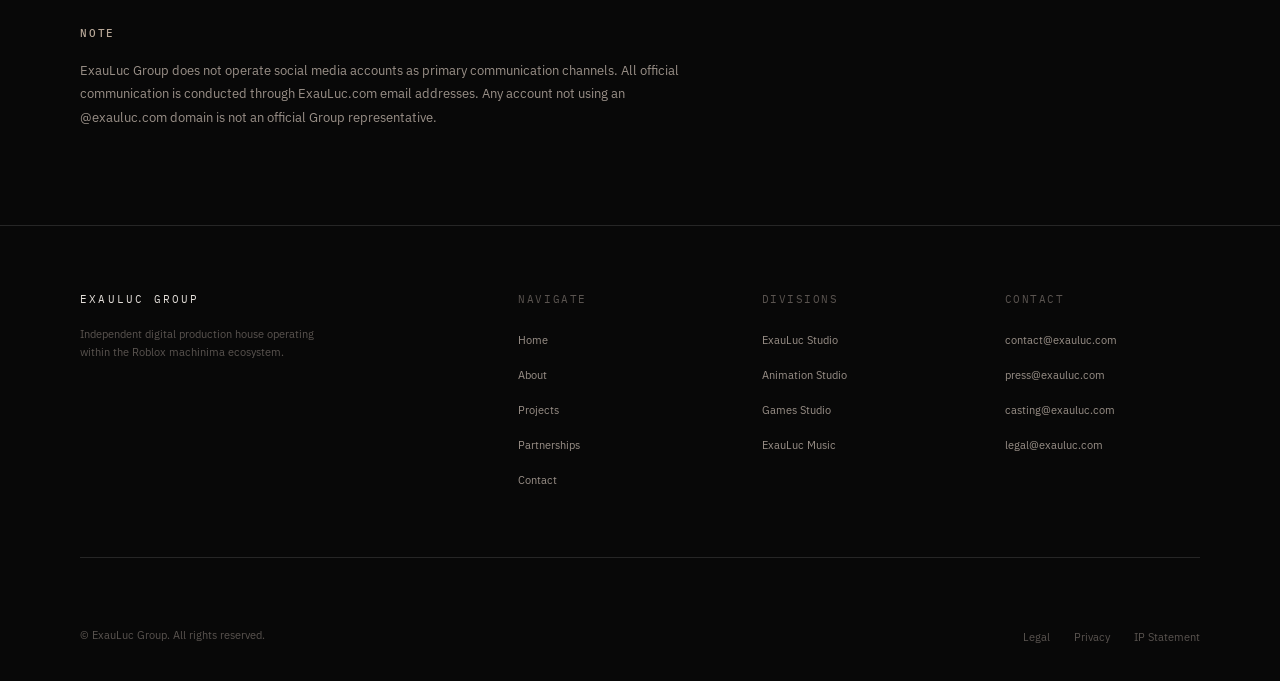
<file: contact.html>
<!DOCTYPE html>
<html lang="en">
<head>
  <meta charset="UTF-8">
  <meta name="viewport" content="width=device-width, initial-scale=1.0">
  <meta name="description" content="Contact — ExauLuc Group. General inquiries, press, casting, legal, and technical contact.">
  <title>Contact — ExauLuc Group</title>
  <link rel="stylesheet" href="assets/css/style.css">
  <link rel="icon" type="image/svg+xml" href="data:image/svg+xml,<svg xmlns='http://www.w3.org/2000/svg' viewBox='0 0 32 32'><rect width='32' height='32' fill='%230E0E0E'/><text x='4' y='24' font-family='Georgia' font-size='22' fill='%23B8A898'>E</text></svg>">
</head>
<body>

  <!-- ── NAVIGATION ── -->
  <nav class="nav" role="navigation" aria-label="Main navigation">
    <div class="container nav__inner">
      <a href="index.html" class="nav__wordmark">EXAULUC</a>
      <ul class="nav__links" role="list">
        <li><a href="index.html">Home</a></li>
        <li><a href="about.html">About</a></li>
        <li><a href="projects.html">Projects</a></li>
        <li><a href="partnerships.html">Partnerships</a></li>
        <li><a href="contact.html">Contact</a></li>
      </ul>
      <button class="nav__hamburger" aria-label="Open menu" aria-expanded="false" aria-controls="nav-drawer">
        <span></span><span></span><span></span>
      </button>
    </div>
  </nav>

  <div class="nav__drawer" id="nav-drawer" role="dialog" aria-label="Navigation menu">
    <div class="container">
      <button class="nav__drawer-close btn btn--text" style="margin-bottom: 3rem;">✕ &nbsp;Close</button>
      <ul class="nav__drawer-links" role="list">
        <li><a href="index.html">Home</a></li>
        <li><a href="about.html">About</a></li>
        <li><a href="projects.html">Projects</a></li>
        <li><a href="partnerships.html">Partnerships</a></li>
        <li><a href="contact.html">Contact</a></li>
      </ul>
    </div>
  </div>

  <main>

    <!-- ── PAGE HERO ── -->
    <section class="page-hero" aria-labelledby="page-title">
      <div class="container">
        <p class="label page-hero__label">ExauLuc Group</p>
        <h1 class="page-hero__title fade-in" id="page-title">Contact.</h1>
        <p class="page-hero__body fade-in">
          All official communication flows through ExauLuc.com.
          Use the appropriate address for your inquiry type.
          Response time: within 72 hours for all institutional inquiries.
        </p>
      </div>
    </section>

    <!-- ── CONTACT LAYOUT ── -->
    <section class="contact-layout" aria-label="Contact information and form">
      <div class="container">
        <div class="contact-layout__inner">

          <!-- Left: channels -->
          <div>
            <p class="label" style="margin-bottom: var(--space-6);">Direct Channels</p>
            <div class="contact-channels">

              <div class="contact-channel fade-in">
                <p class="contact-channel__type">General Inquiries</p>
                <a href="mailto:contact@exauluc.com" class="contact-channel__email">contact@exauluc.com</a>
              </div>

              <div class="contact-channel fade-in">
                <p class="contact-channel__type">Press</p>
                <a href="mailto:press@exauluc.com" class="contact-channel__email">press@exauluc.com</a>
              </div>

              <div class="contact-channel fade-in">
                <p class="contact-channel__type">Casting</p>
                <a href="mailto:casting@exauluc.com" class="contact-channel__email">casting@exauluc.com</a>
              </div>

              <div class="contact-channel fade-in">
                <p class="contact-channel__type">Technical Collaboration</p>
                <a href="mailto:tech@exauluc.com" class="contact-channel__email">tech@exauluc.com</a>
              </div>

              <div class="contact-channel fade-in">
                <p class="contact-channel__type">Legal &amp; Licensing</p>
                <a href="mailto:legal@exauluc.com" class="contact-channel__email">legal@exauluc.com</a>
              </div>

            </div>

            <div style="margin-top: var(--space-12); padding: var(--space-8); background: var(--surface); border: 1px solid var(--border); border-left: 3px solid var(--accent-dim);" class="fade-in">
              <p class="label" style="margin-bottom: var(--space-3);">Partnerships</p>
              <p style="font-size: var(--text-xs); color: var(--text-mid); line-height: 1.7; margin-bottom: var(--space-4);">
                Studio partnerships, co-productions, and investment inquiries
                are handled through a dedicated process.
              </p>
              <a href="partnerships.html" class="btn btn--primary" style="font-size: 0.625rem;">
                Partnership Inquiries <span class="btn__arrow">→</span>
              </a>
            </div>

          </div>

          <!-- Right: form -->
          <div>
            <p class="label" style="margin-bottom: var(--space-8);">General Inquiry Form</p>
            <form class="contact-form" action="https://formspree.io/f/xojowerw" method="POST" novalidate>

              <div class="form-row">
                <div class="form-group">
                  <label class="form-label" for="contact-name">Name</label>
                  <input class="form-input" type="text" id="contact-name" name="name" required autocomplete="name">
                </div>
                <div class="form-group">
                  <label class="form-label" for="contact-email">Email</label>
                  <input class="form-input" type="email" id="contact-email" name="email" required autocomplete="email">
                </div>
              </div>

              <div class="form-group">
                <label class="form-label" for="contact-subject">Subject / Inquiry Type</label>
                <select class="form-select" id="contact-subject" name="subject" required>
                  <option value="" disabled selected>Select subject</option>
                  <option value="general">General Inquiry</option>
                  <option value="press">Press</option>
                  <option value="casting">Casting</option>
                  <option value="technical">Technical Collaboration</option>
                  <option value="legal">Legal &amp; Licensing</option>
                  <option value="other">Other</option>
                </select>
              </div>

              <div class="form-group">
                <label class="form-label" for="contact-message">Message</label>
                <textarea class="form-textarea" id="contact-message" name="message" rows="6" required
                  placeholder="State your inquiry clearly and directly."></textarea>
              </div>

              <div class="form-submit">
                <p class="form-note">All fields required. Response within 72 hours.</p>
                <button type="submit" class="btn btn--primary">
                  Send Message <span class="btn__arrow">→</span>
                </button>
              </div>

            </form>
          </div>

        </div>
      </div>
    </section>

    <!-- ── INSTITUTIONAL NOTE ── -->
    <section style="padding: var(--space-24) 0; border-top: 1px solid var(--border); background: var(--void);">
      <div class="container">
        <div style="max-width: 620px;" class="fade-in">
          <p class="label" style="margin-bottom: var(--space-4);">Note</p>
          <p style="font-size: var(--text-sm); color: var(--text-mid); line-height: 1.8;">
            ExauLuc Group does not operate social media accounts as primary communication channels.
            All official communication is conducted through ExauLuc.com email addresses.
            Any account not using an @exauluc.com domain is not an official Group representative.
          </p>
        </div>
      </div>
    </section>

  </main>

  <!-- ── FOOTER ── -->
  <footer class="footer" role="contentinfo">
    <div class="container">
      <div class="footer__main">
        <div class="footer__brand">
          <p class="footer__wordmark">EXAULUC GROUP</p>
          <p class="footer__tagline">Independent digital production house operating within the Roblox machinima ecosystem.</p>
        </div>
        <div>
          <p class="footer__col-title">Navigate</p>
          <ul class="footer__links">
            <li><a href="index.html">Home</a></li>
            <li><a href="about.html">About</a></li>
            <li><a href="projects.html">Projects</a></li>
            <li><a href="partnerships.html">Partnerships</a></li>
            <li><a href="contact.html">Contact</a></li>
          </ul>
        </div>
        <div>
          <p class="footer__col-title">Divisions</p>
          <ul class="footer__links">
            <li><a href="about.html#studio">ExauLuc Studio</a></li>
            <li><a href="about.html#animation">Animation Studio</a></li>
            <li><a href="about.html#games">Games Studio</a></li>
            <li><a href="about.html#music">ExauLuc Music</a></li>
          </ul>
        </div>
        <div>
          <p class="footer__col-title">Contact</p>
          <ul class="footer__links">
            <li><a href="mailto:contact@exauluc.com">contact@exauluc.com</a></li>
            <li><a href="mailto:press@exauluc.com">press@exauluc.com</a></li>
            <li><a href="mailto:casting@exauluc.com">casting@exauluc.com</a></li>
            <li><a href="mailto:legal@exauluc.com">legal@exauluc.com</a></li>
          </ul>
        </div>
      </div>
      <div class="footer__bottom">
        <p class="footer__copyright">© ExauLuc Group. All rights reserved.</p>
        <ul class="footer__legal-links">
          <li><a href="#">Legal</a></li>
          <li><a href="#">Privacy</a></li>
          <li><a href="#">IP Statement</a></li>
        </ul>
      </div>
    </div>
  </footer>

  <script src="assets/js/main.js"></script>
</body>
</html>
</file>
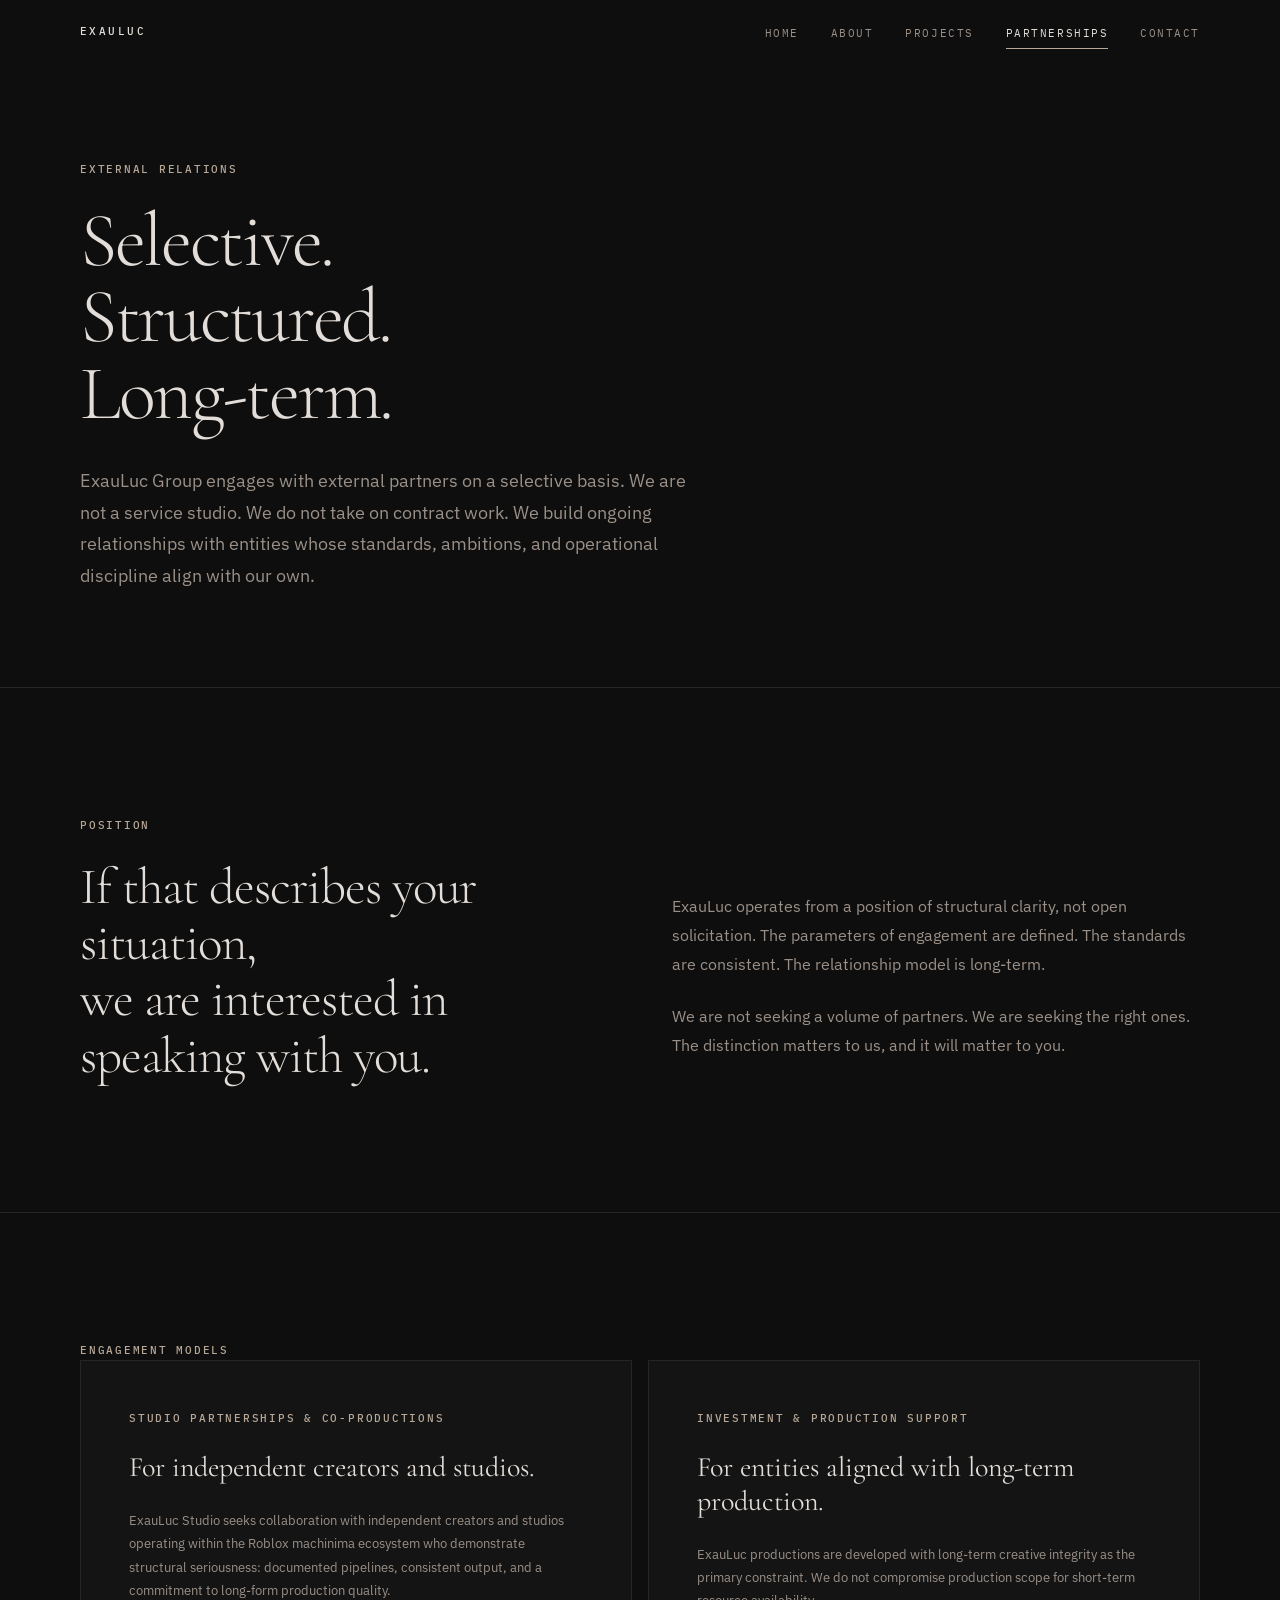
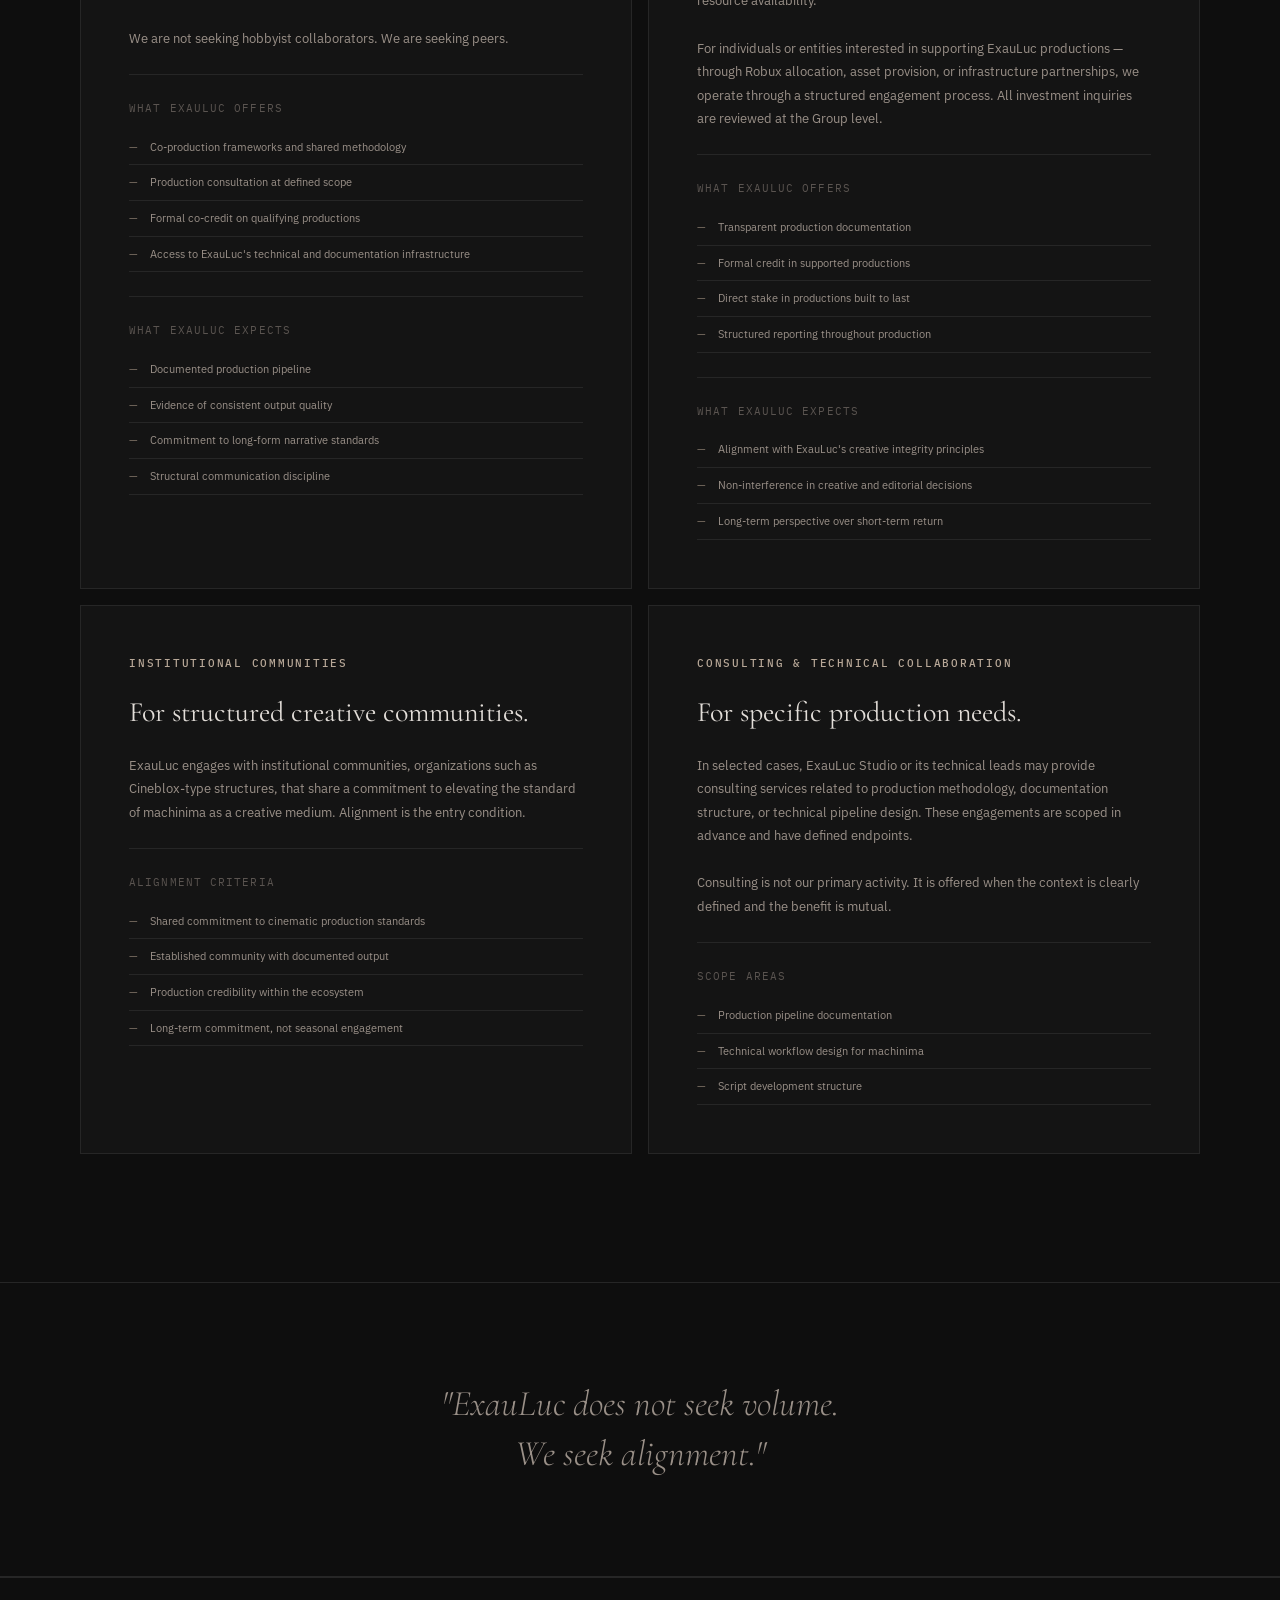
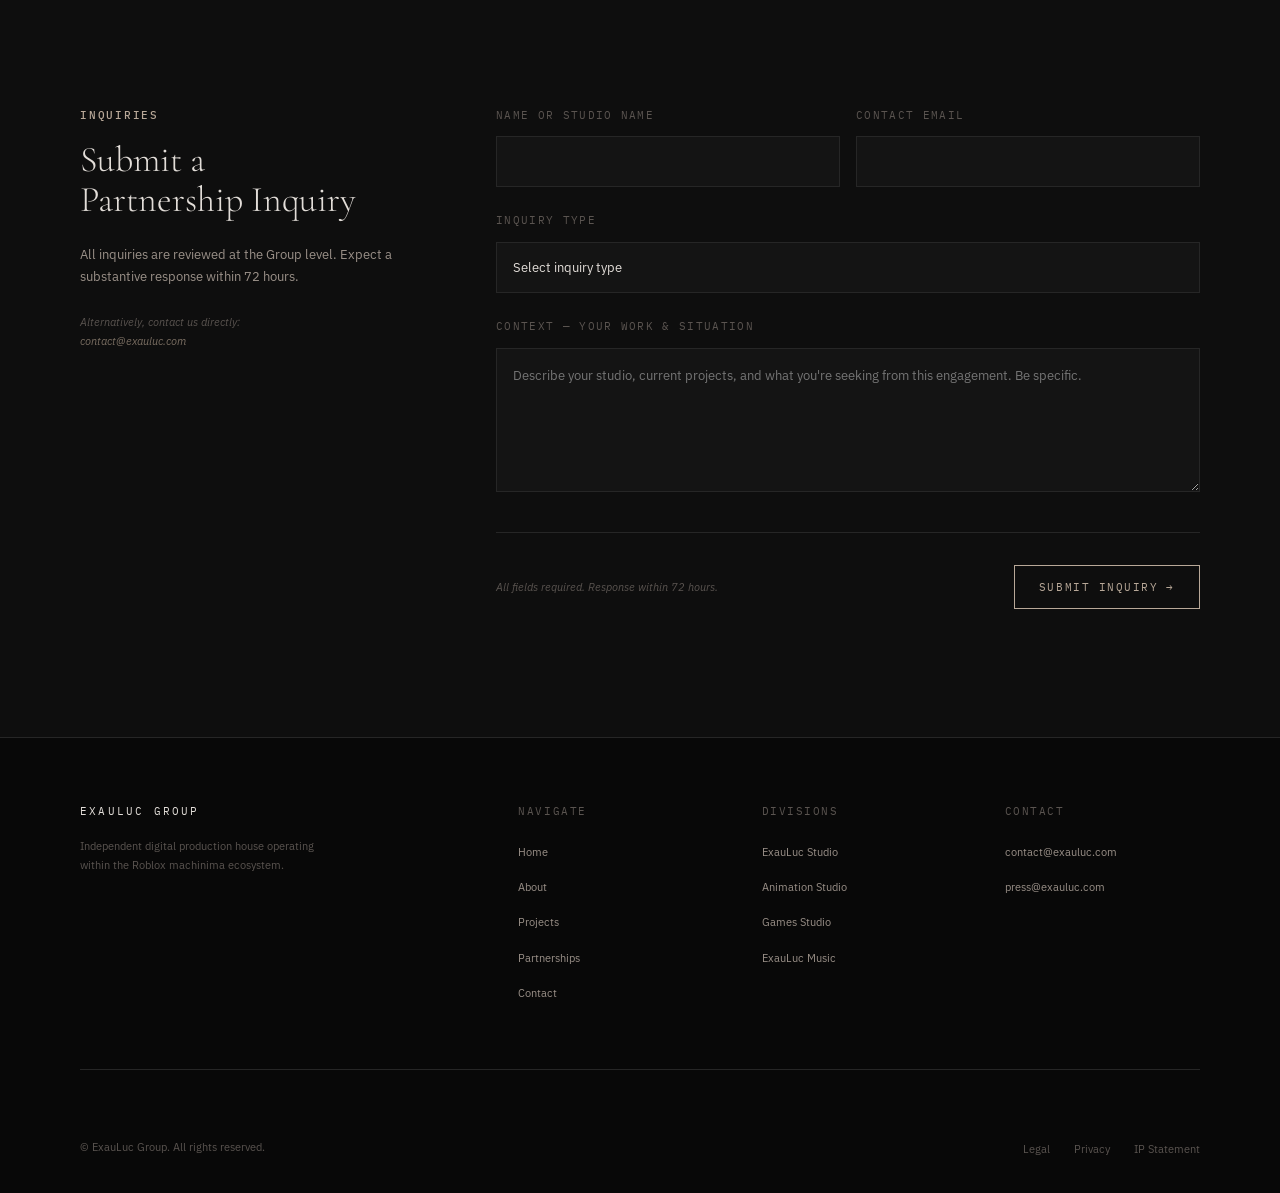
<file: partnerships.html>
<!DOCTYPE html>
<html lang="en">
<head>
  <meta charset="UTF-8">
  <meta name="viewport" content="width=device-width, initial-scale=1.0">
  <meta name="description" content="Partnerships — ExauLuc Group. Studio partnerships, co-productions, and investment inquiries.">
  <title>Partnerships — ExauLuc Group</title>
  <link rel="stylesheet" href="assets/css/style.css">
  <link rel="icon" type="image/svg+xml" href="data:image/svg+xml,<svg xmlns='http://www.w3.org/2000/svg' viewBox='0 0 32 32'><rect width='32' height='32' fill='%230E0E0E'/><text x='4' y='24' font-family='Georgia' font-size='22' fill='%23B8A898'>E</text></svg>">
</head>
<body>

  <!-- ── NAVIGATION ── -->
  <nav class="nav" role="navigation" aria-label="Main navigation">
    <div class="container nav__inner">
      <a href="index.html" class="nav__wordmark">EXAULUC</a>
      <ul class="nav__links" role="list">
        <li><a href="index.html">Home</a></li>
        <li><a href="about.html">About</a></li>
        <li><a href="projects.html">Projects</a></li>
        <li><a href="partnerships.html">Partnerships</a></li>
        <li><a href="contact.html">Contact</a></li>
      </ul>
      <button class="nav__hamburger" aria-label="Open menu" aria-expanded="false" aria-controls="nav-drawer">
        <span></span><span></span><span></span>
      </button>
    </div>
  </nav>

  <div class="nav__drawer" id="nav-drawer" role="dialog" aria-label="Navigation menu">
    <div class="container">
      <button class="nav__drawer-close btn btn--text" style="margin-bottom: 3rem;">✕ &nbsp;Close</button>
      <ul class="nav__drawer-links" role="list">
        <li><a href="index.html">Home</a></li>
        <li><a href="about.html">About</a></li>
        <li><a href="projects.html">Projects</a></li>
        <li><a href="partnerships.html">Partnerships</a></li>
        <li><a href="contact.html">Contact</a></li>
      </ul>
    </div>
  </div>

  <main>

    <!-- ── PAGE HERO ── -->
    <section class="page-hero" aria-labelledby="page-title">
      <div class="container">
        <p class="label page-hero__label">External Relations</p>
        <h1 class="page-hero__title fade-in" id="page-title">Selective.<br>Structured.<br>Long-term.</h1>
        <p class="page-hero__body fade-in">
          ExauLuc Group engages with external partners on a selective basis.
          We are not a service studio. We do not take on contract work.
          We build ongoing relationships with entities whose standards, ambitions,
          and operational discipline align with our own.
        </p>
      </div>
    </section>

    <!-- ── OPENING STATEMENT ── -->
    <section class="partnerships-intro">
      <div class="container">
        <div class="partnerships-intro__inner">
          <div class="fade-in">
            <p class="label" style="margin-bottom: var(--space-6);">Position</p>
            <h2 class="partnerships-intro__headline">
              If that describes your situation,<br>we are interested in speaking with you.
            </h2>
          </div>
          <div class="fade-in">
            <p class="partnerships-intro__body">
              ExauLuc operates from a position of structural clarity, not open solicitation.
              The parameters of engagement are defined. The standards are consistent.
              The relationship model is long-term.
            </p>
            <p class="partnerships-intro__body">
              We are not seeking a volume of partners. We are seeking the right ones.
              The distinction matters to us, and it will matter to you.
            </p>
          </div>
        </div>
      </div>
    </section>

    <!-- ── PARTNERSHIP TYPES ── -->
    <section class="partnerships-blocks" aria-label="Partnership types">
      <div class="container">
        <p class="label" style="margin-bottom: var(--space-10);">Engagement Models</p>
        <div class="partnerships-blocks__grid">

          <!-- Studio Partnerships -->
          <div class="partnership-block fade-in">
            <p class="label partnership-block__label">Studio Partnerships &amp; Co-Productions</p>
            <h2 class="partnership-block__title">For independent creators and studios.</h2>
            <p class="partnership-block__body">
              ExauLuc Studio seeks collaboration with independent creators and studios operating
              within the Roblox machinima ecosystem who demonstrate structural seriousness:
              documented pipelines, consistent output, and a commitment to long-form production quality.
            </p>
            <p class="partnership-block__body">
              We are not seeking hobbyist collaborators. We are seeking peers.
            </p>
            <div class="partnership-block__offering">
              <p class="partnership-block__offering-label">What ExauLuc offers</p>
              <ul class="partnership-block__offering-items">
                <li>Co-production frameworks and shared methodology</li>
                <li>Production consultation at defined scope</li>
                <li>Formal co-credit on qualifying productions</li>
                <li>Access to ExauLuc's technical and documentation infrastructure</li>
              </ul>
            </div>
            <div class="partnership-block__offering" style="margin-top: var(--space-6);">
              <p class="partnership-block__offering-label">What ExauLuc expects</p>
              <ul class="partnership-block__offering-items">
                <li>Documented production pipeline</li>
                <li>Evidence of consistent output quality</li>
                <li>Commitment to long-form narrative standards</li>
                <li>Structural communication discipline</li>
              </ul>
            </div>
          </div>

          <!-- Investment & Support -->
          <div class="partnership-block fade-in">
            <p class="label partnership-block__label">Investment &amp; Production Support</p>
            <h2 class="partnership-block__title">For entities aligned with long-term production.</h2>
            <p class="partnership-block__body">
              ExauLuc productions are developed with long-term creative integrity as the primary
              constraint. We do not compromise production scope for short-term resource availability.
            </p>
            <p class="partnership-block__body">
              For individuals or entities interested in supporting ExauLuc productions — through Robux
              allocation, asset provision, or infrastructure partnerships, we operate through a structured
              engagement process. All investment inquiries are reviewed at the Group level.
            </p>
            <div class="partnership-block__offering">
              <p class="partnership-block__offering-label">What ExauLuc offers</p>
              <ul class="partnership-block__offering-items">
                <li>Transparent production documentation</li>
                <li>Formal credit in supported productions</li>
                <li>Direct stake in productions built to last</li>
                <li>Structured reporting throughout production</li>
              </ul>
            </div>
            <div class="partnership-block__offering" style="margin-top: var(--space-6);">
              <p class="partnership-block__offering-label">What ExauLuc expects</p>
              <ul class="partnership-block__offering-items">
                <li>Alignment with ExauLuc's creative integrity principles</li>
                <li>Non-interference in creative and editorial decisions</li>
                <li>Long-term perspective over short-term return</li>
              </ul>
            </div>
          </div>

          <!-- Institutional Collaboration -->
          <div class="partnership-block fade-in">
            <p class="label partnership-block__label">Institutional Communities</p>
            <h2 class="partnership-block__title">For structured creative communities.</h2>
            <p class="partnership-block__body">
              ExauLuc engages with institutional communities, organizations such as Cineblox-type
              structures, that share a commitment to elevating the standard of machinima as a creative
              medium. Alignment is the entry condition.
            </p>
            <div class="partnership-block__offering">
              <p class="partnership-block__offering-label">Alignment criteria</p>
              <ul class="partnership-block__offering-items">
                <li>Shared commitment to cinematic production standards</li>
                <li>Established community with documented output</li>
                <li>Production credibility within the ecosystem</li>
                <li>Long-term commitment, not seasonal engagement</li>
              </ul>
            </div>
          </div>

          <!-- Consulting -->
          <div class="partnership-block fade-in">
            <p class="label partnership-block__label">Consulting &amp; Technical Collaboration</p>
            <h2 class="partnership-block__title">For specific production needs.</h2>
            <p class="partnership-block__body">
              In selected cases, ExauLuc Studio or its technical leads may provide consulting
              services related to production methodology, documentation structure, or technical
              pipeline design. These engagements are scoped in advance and have defined endpoints.
            </p>
            <p class="partnership-block__body">
              Consulting is not our primary activity. It is offered when the context is clearly defined
              and the benefit is mutual.
            </p>
            <div class="partnership-block__offering">
              <p class="partnership-block__offering-label">Scope areas</p>
              <ul class="partnership-block__offering-items">
                <li>Production pipeline documentation</li>
                <li>Technical workflow design for machinima</li>
                <li>Script development structure</li>
              </ul>
            </div>
          </div>

        </div>
      </div>
    </section>

    <!-- ── CLOSING STATEMENT ── -->
    <section class="partnership-closing" aria-label="Closing statement">
      <div class="container">
        <p class="partnership-closing__statement fade-in">
          "ExauLuc does not seek volume.<br>We seek alignment."
        </p>
      </div>
    </section>

    <!-- ── INQUIRY FORM ── -->
    <section style="padding: var(--space-32) 0; border-top: 1px solid var(--border);" aria-labelledby="inquiry-title">
      <div class="container">
        <div style="display: grid; grid-template-columns: 1fr 2fr; gap: var(--space-16);">

          <div class="fade-in">
            <p class="label" style="margin-bottom: var(--space-4);">Inquiries</p>
            <h2 style="font-family: var(--font-display); font-size: var(--text-3xl); font-weight: 300; color: var(--text-primary); margin-bottom: var(--space-6); line-height: 1.1;" id="inquiry-title">
              Submit a<br>Partnership Inquiry
            </h2>
            <p style="font-size: var(--text-sm); color: var(--text-mid); line-height: 1.75; margin-bottom: var(--space-6);">
              All inquiries are reviewed at the Group level.
              Expect a substantive response within 72 hours.
            </p>
            <p style="font-size: var(--text-xs); color: var(--text-low); line-height: 1.7; font-style: italic;">
              Alternatively, contact us directly:<br>
              <a href="mailto:contact@exauluc.com" style="color: var(--accent-dim);">contact@exauluc.com</a>
            </p>
          </div>

          <div class="fade-in">
            <form class="contact-form" name="partnership" method="POST" data-netlify="true" novalidate>
  <input type="hidden" name="form-name" value="partnership">
  <!-- champs du formulaire -->

              <div class="form-row">
                <div class="form-group">
                  <label class="form-label" for="partner-name">Name or Studio Name</label>
                  <input class="form-input" type="text" id="partner-name" name="name" required autocomplete="name">
                </div>
                <div class="form-group">
                  <label class="form-label" for="partner-email">Contact Email</label>
                  <input class="form-input" type="email" id="partner-email" name="email" required autocomplete="email">
                </div>
              </div>

              <div class="form-group">
                <label class="form-label" for="inquiry-type">Inquiry Type</label>
                <select class="form-select" id="inquiry-type" name="type" required>
                  <option value="" disabled selected>Select inquiry type</option>
                  <option value="studio-partnership">Studio Partnership</option>
                  <option value="co-production">Co-Production</option>
                  <option value="investment">Investment &amp; Production Support</option>
                  <option value="institutional">Institutional Community</option>
                  <option value="consulting">Consulting</option>
                  <option value="other">Other</option>
                </select>
              </div>

              <div class="form-group">
                <label class="form-label" for="partner-context">Context — Your Work &amp; Situation</label>
                <textarea class="form-textarea" id="partner-context" name="context" rows="5" required
                  placeholder="Describe your studio, current projects, and what you're seeking from this engagement. Be specific."></textarea>
              </div>

              <div class="form-submit">
                <p class="form-note">All fields required. Response within 72 hours.</p>
                <button type="submit" class="btn btn--primary">
                  Submit Inquiry <span class="btn__arrow">→</span>
                </button>
              </div>

            </form>
          </div>

        </div>
      </div>
    </section>

  </main>

  <!-- ── FOOTER ── -->
  <footer class="footer" role="contentinfo">
    <div class="container">
      <div class="footer__main">
        <div class="footer__brand">
          <p class="footer__wordmark">EXAULUC GROUP</p>
          <p class="footer__tagline">Independent digital production house operating within the Roblox machinima ecosystem.</p>
        </div>
        <div>
          <p class="footer__col-title">Navigate</p>
          <ul class="footer__links">
            <li><a href="index.html">Home</a></li>
            <li><a href="about.html">About</a></li>
            <li><a href="projects.html">Projects</a></li>
            <li><a href="partnerships.html">Partnerships</a></li>
            <li><a href="contact.html">Contact</a></li>
          </ul>
        </div>
        <div>
          <p class="footer__col-title">Divisions</p>
          <ul class="footer__links">
            <li><a href="about.html#studio">ExauLuc Studio</a></li>
            <li><a href="about.html#animation">Animation Studio</a></li>
            <li><a href="about.html#games">Games Studio</a></li>
            <li><a href="about.html#music">ExauLuc Music</a></li>
          </ul>
        </div>
        <div>
          <p class="footer__col-title">Contact</p>
          <ul class="footer__links">
            <li><a href="mailto:contact@exauluc.com">contact@exauluc.com</a></li>
            <li><a href="mailto:press@exauluc.com">press@exauluc.com</a></li>
          </ul>
        </div>
      </div>
      <div class="footer__bottom">
        <p class="footer__copyright">© ExauLuc Group. All rights reserved.</p>
        <ul class="footer__legal-links">
          <li><a href="#">Legal</a></li>
          <li><a href="#">Privacy</a></li>
          <li><a href="#">IP Statement</a></li>
        </ul>
      </div>
    </div>
  </footer>

  <script src="assets/js/main.js"></script>
</body>
</html>
</file>
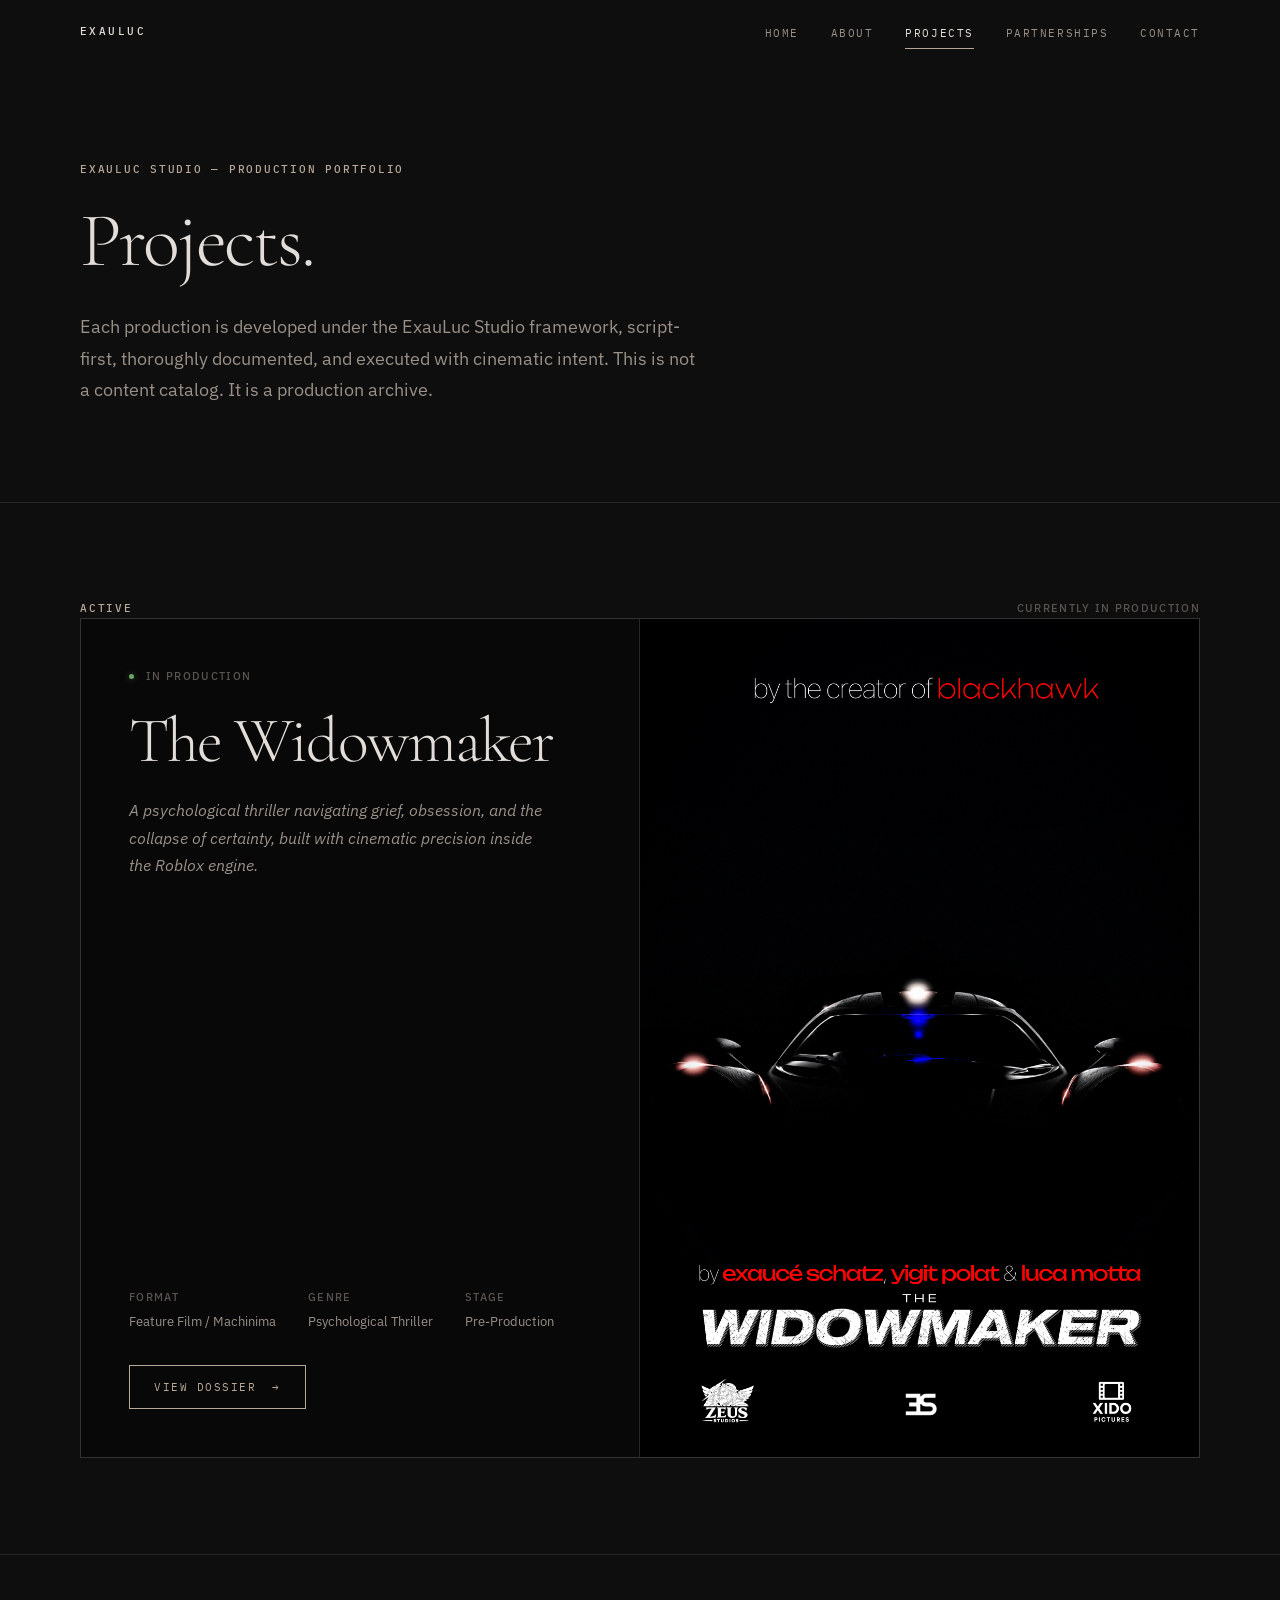
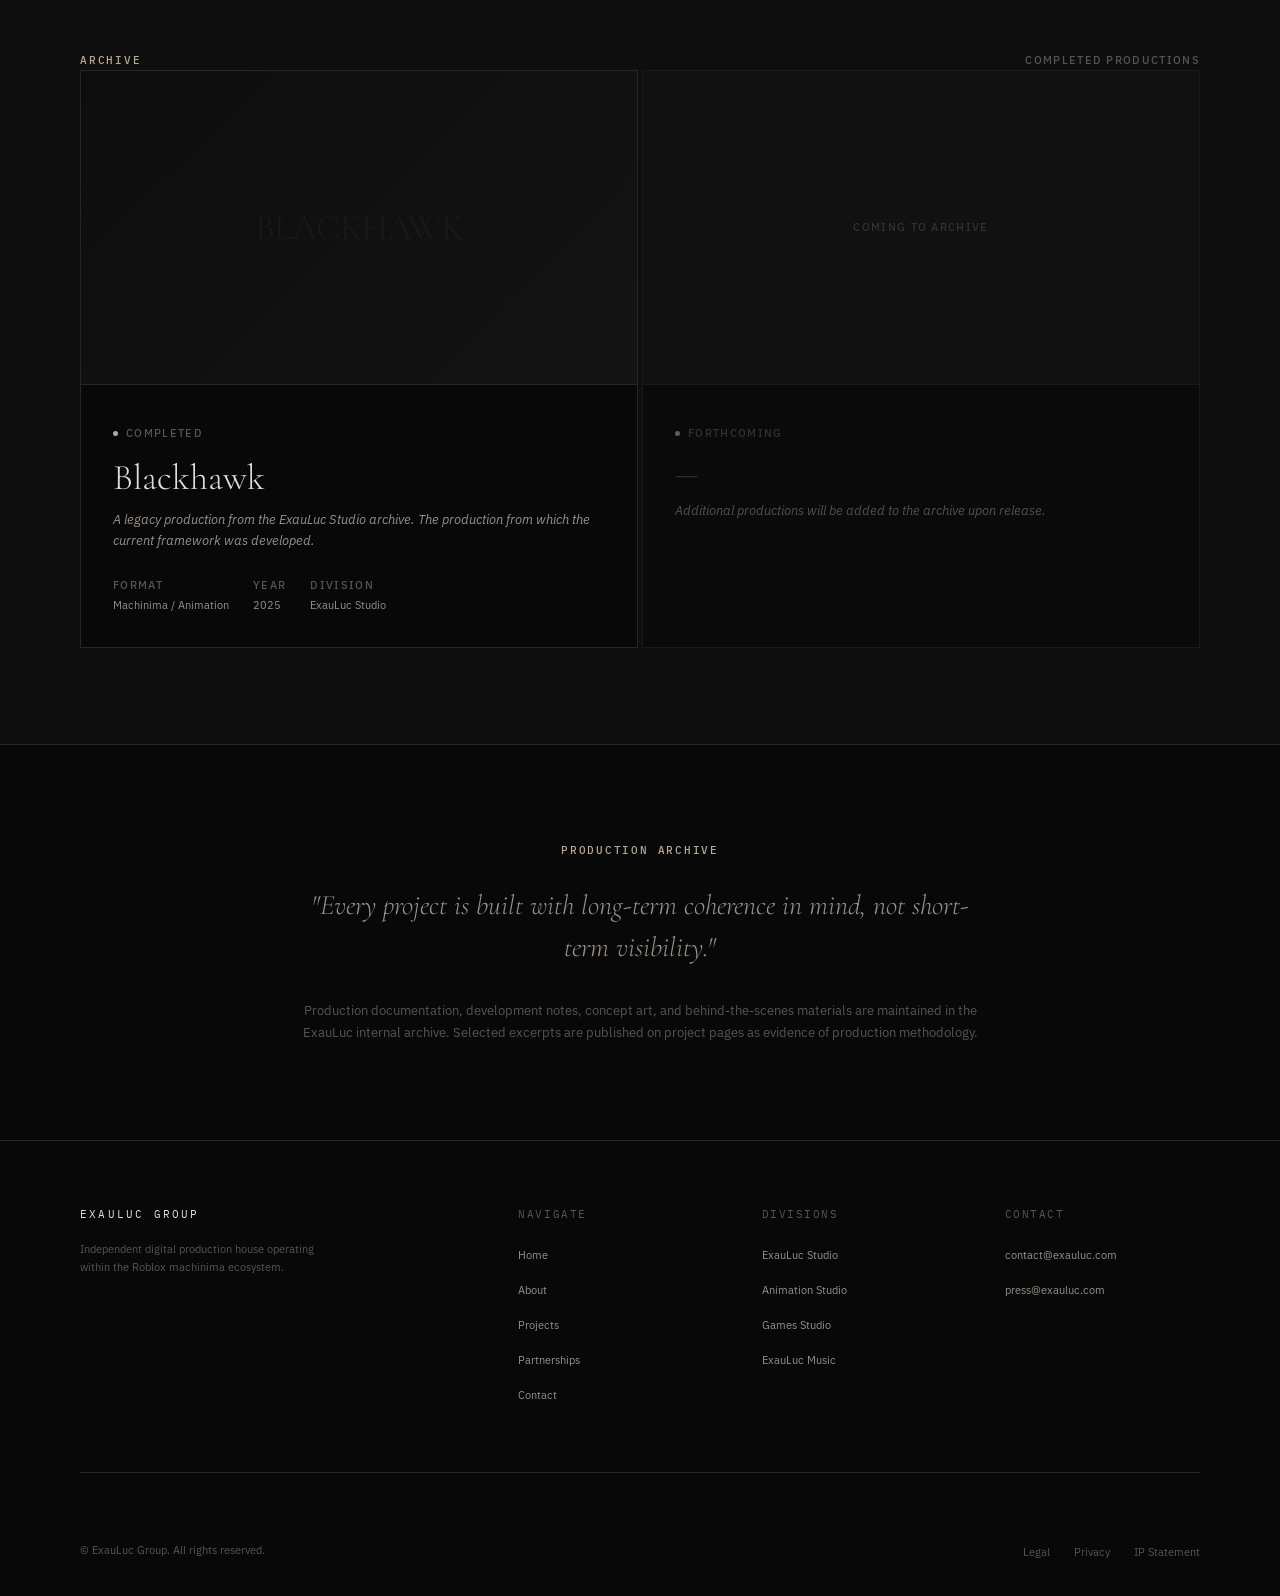
<file: projects.html>
<!DOCTYPE html>
<html lang="en">
<head>
  <meta charset="UTF-8">
  <meta name="viewport" content="width=device-width, initial-scale=1.0">
  <meta name="description" content="Projects — ExauLuc Group. Feature-length machinima and digital cinematic productions.">
  <title>Projects — ExauLuc Group</title>
  <link rel="stylesheet" href="assets/css/style.css">
  <link rel="icon" type="image/svg+xml" href="data:image/svg+xml,<svg xmlns='http://www.w3.org/2000/svg' viewBox='0 0 32 32'><rect width='32' height='32' fill='%230E0E0E'/><text x='4' y='24' font-family='Georgia' font-size='22' fill='%23B8A898'>E</text></svg>">
</head>
<body>

  <!-- ── NAVIGATION ── -->
  <nav class="nav" role="navigation" aria-label="Main navigation">
    <div class="container nav__inner">
      <a href="index.html" class="nav__wordmark">EXAULUC</a>
      <ul class="nav__links" role="list">
        <li><a href="index.html">Home</a></li>
        <li><a href="about.html">About</a></li>
        <li><a href="projects.html">Projects</a></li>
        <li><a href="partnerships.html">Partnerships</a></li>
        <li><a href="contact.html">Contact</a></li>
      </ul>
      <button class="nav__hamburger" aria-label="Open menu" aria-expanded="false" aria-controls="nav-drawer">
        <span></span><span></span><span></span>
      </button>
    </div>
  </nav>

  <div class="nav__drawer" id="nav-drawer" role="dialog" aria-label="Navigation menu">
    <div class="container">
      <button class="nav__drawer-close btn btn--text" style="margin-bottom: 3rem;">✕ &nbsp;Close</button>
      <ul class="nav__drawer-links" role="list">
        <li><a href="index.html">Home</a></li>
        <li><a href="about.html">About</a></li>
        <li><a href="projects.html">Projects</a></li>
        <li><a href="partnerships.html">Partnerships</a></li>
        <li><a href="contact.html">Contact</a></li>
      </ul>
    </div>
  </div>

  <main>

    <!-- ── PAGE HERO ── -->
    <section class="page-hero" aria-labelledby="page-title">
      <div class="container">
        <p class="label page-hero__label">ExauLuc Studio — Production Portfolio</p>
        <h1 class="page-hero__title fade-in" id="page-title">Projects.</h1>
        <p class="page-hero__body fade-in">
          Each production is developed under the ExauLuc Studio framework,
          script-first, thoroughly documented, and executed with cinematic intent.
          This is not a content catalog. It is a production archive.
        </p>
      </div>
    </section>

    <!-- ── FEATURED / ACTIVE ── -->
    <section style="padding: var(--space-24) 0; border-bottom: 1px solid var(--border);" aria-label="Active productions">
      <div class="container">
        <div style="display: flex; align-items: center; justify-content: space-between; margin-bottom: var(--space-10);">
          <p class="label">Active</p>
          <span class="meta">Currently in production</span>
        </div>

        <!-- The Widowmaker — Featured card -->
        <a href="the-widowmaker.html" class="project-card" aria-label="The Widowmaker — View project" style="display: block; text-decoration: none; border: 1px solid var(--border-mid);">
          <div style="display: grid; grid-template-columns: 1fr 1fr; min-height: 360px;">

            <div style="padding: var(--space-12); display: flex; flex-direction: column; justify-content: space-between; border-right: 1px solid var(--border);">
              <div>
                <div style="display: flex; align-items: center; gap: var(--space-3); margin-bottom: var(--space-6);">
                  <span class="status-dot status-dot--active"></span>
                  <span class="meta">In Production</span>
                </div>
                <h2 style="font-family: var(--font-display); font-size: var(--text-5xl); font-weight: 300; color: var(--text-primary); letter-spacing: -0.03em; line-height: 1.0; margin-bottom: var(--space-6);">The Widowmaker</h2>
                <p style="font-size: var(--text-base); color: var(--text-mid); font-style: italic; line-height: 1.7; margin-bottom: var(--space-8); max-width: 420px;">
                  A psychological thriller navigating grief, obsession, and the collapse of certainty,
                  built with cinematic precision inside the Roblox engine.
                </p>
              </div>
              <div>
                <div style="display: flex; gap: var(--space-8); margin-bottom: var(--space-8); flex-wrap: wrap;">
                  <div>
                    <p class="meta" style="margin-bottom: 4px;">Format</p>
                    <p style="font-size: var(--text-sm); color: var(--text-mid);">Feature Film / Machinima</p>
                  </div>
                  <div>
                    <p class="meta" style="margin-bottom: 4px;">Genre</p>
                    <p style="font-size: var(--text-sm); color: var(--text-mid);">Psychological Thriller</p>
                  </div>
                  <div>
                    <p class="meta" style="margin-bottom: 4px;">Stage</p>
                    <p style="font-size: var(--text-sm); color: var(--text-mid);">Pre-Production</p>
                  </div>
                </div>
                <span class="btn btn--primary" style="display: inline-flex;">View Dossier <span class="btn__arrow" style="margin-left: var(--space-2);">→</span></span>
              </div>
            </div>

            <div style="position: relative; overflow: hidden;">
  <img 
    src="assets/img/WDM_IMG_Poster1_v2.0.png" 
    alt="The Widowmaker official key art poster"
    style="width: 100%; height: 100%; object-fit: cover; display: block;"
  >
</div>


          </div>
        </a>

      </div>
    </section>

    <!-- ── PAST PROJECTS ── -->
    <section style="padding: var(--space-24) 0;" aria-label="Past productions">
      <div class="container">
        <div style="display: flex; align-items: center; justify-content: space-between; margin-bottom: var(--space-10);">
          <p class="label">Archive</p>
          <span class="meta">Completed productions</span>
        </div>

        <div class="projects-grid">

          <!-- Blackhawk -->
          <div class="project-card fade-in">
            <div class="project-card__img">
              <div style="width:100%;height:100%;background:linear-gradient(135deg, #0D0D0D 0%, #141414 100%); display:flex; align-items:center; justify-content:center;">
                <p style="font-family: var(--font-display); font-size: var(--text-3xl); font-weight: 300; color: rgba(184,168,152,0.06); letter-spacing: -0.03em;">BLACKHAWK</p>
              </div>
            </div>
            <div class="project-card__body">
              <div class="project-card__status">
                <span class="status-dot"></span>
                <span class="meta">Completed</span>
              </div>
              <h2 class="project-card__title">Blackhawk</h2>
              <p class="project-card__logline">A legacy production from the ExauLuc Studio archive. The production from which the current framework was developed.</p>
              <div class="project-card__meta-row">
                <div class="project-card__meta">
                  <p class="meta">Format</p>
                  <p style="font-size: var(--text-xs); color: var(--text-mid);">Machinima / Animation</p>
                </div>
                <div class="project-card__meta">
                  <p class="meta">Year</p>
                  <p style="font-size: var(--text-xs); color: var(--text-mid);">2025</p>
                </div>
                <div class="project-card__meta">
                  <p class="meta">Division</p>
                  <p style="font-size: var(--text-xs); color: var(--text-mid);">ExauLuc Studio</p>
                </div>
              </div>
            </div>
          </div>

          <!-- Placeholder second entry -->
          <div class="project-card fade-in" style="opacity: 0.5; pointer-events: none;">
            <div class="project-card__img">
              <div style="width:100%;height:100%;background: var(--surface); display:flex; align-items:center; justify-content:center;">
                <p class="meta">Coming to archive</p>
              </div>
            </div>
            <div class="project-card__body">
              <div class="project-card__status">
                <span class="status-dot"></span>
                <span class="meta">Forthcoming</span>
              </div>
              <h2 class="project-card__title" style="font-size: var(--text-2xl); color: var(--text-low);">—</h2>
              <p class="project-card__logline">Additional productions will be added to the archive upon release.</p>
            </div>
          </div>

        </div>

      </div>
    </section>

    <!-- ── ARCHIVE NOTE ── -->
    <section style="padding: var(--space-24) 0; border-top: 1px solid var(--border); background: var(--void);">
      <div class="container">
        <div style="max-width: 700px; margin: 0 auto; text-align: center;" class="fade-in">
          <p class="label" style="margin-bottom: var(--space-6);">Production Archive</p>
          <p style="font-family: var(--font-display); font-size: var(--text-2xl); font-weight: 300; font-style: italic; color: var(--text-mid); line-height: 1.5; margin-bottom: var(--space-8);">
            "Every project is built with long-term coherence in mind, not short-term visibility."
          </p>
          <p style="font-size: var(--text-sm); color: var(--text-low); line-height: 1.7;">
            Production documentation, development notes, concept art, and behind-the-scenes
            materials are maintained in the ExauLuc internal archive. Selected excerpts are
            published on project pages as evidence of production methodology.
          </p>
        </div>
      </div>
    </section>

  </main>

  <!-- ── FOOTER ── -->
  <footer class="footer" role="contentinfo">
    <div class="container">
      <div class="footer__main">
        <div class="footer__brand">
          <p class="footer__wordmark">EXAULUC GROUP</p>
          <p class="footer__tagline">Independent digital production house operating within the Roblox machinima ecosystem.</p>
        </div>
        <div>
          <p class="footer__col-title">Navigate</p>
          <ul class="footer__links">
            <li><a href="index.html">Home</a></li>
            <li><a href="about.html">About</a></li>
            <li><a href="projects.html">Projects</a></li>
            <li><a href="partnerships.html">Partnerships</a></li>
            <li><a href="contact.html">Contact</a></li>
          </ul>
        </div>
        <div>
          <p class="footer__col-title">Divisions</p>
          <ul class="footer__links">
            <li><a href="about.html#studio">ExauLuc Studio</a></li>
            <li><a href="about.html#animation">Animation Studio</a></li>
            <li><a href="about.html#games">Games Studio</a></li>
            <li><a href="about.html#music">ExauLuc Music</a></li>
          </ul>
        </div>
        <div>
          <p class="footer__col-title">Contact</p>
          <ul class="footer__links">
            <li><a href="mailto:contact@exauluc.com">contact@exauluc.com</a></li>
            <li><a href="mailto:press@exauluc.com">press@exauluc.com</a></li>
          </ul>
        </div>
      </div>
      <div class="footer__bottom">
        <p class="footer__copyright">© ExauLuc Group. All rights reserved.</p>
        <ul class="footer__legal-links">
          <li><a href="#">Legal</a></li>
          <li><a href="#">Privacy</a></li>
          <li><a href="#">IP Statement</a></li>
        </ul>
      </div>
    </div>
  </footer>

  <script src="assets/js/main.js"></script>
</body>
</html>
</file>
<file: assets/css/style.css>
/* ============================================================
   EXAULUC GROUP — MAIN STYLESHEET
   Version 1.0 | Production
   ============================================================ */

@import url('https://fonts.googleapis.com/css2?family=Cormorant+Garamond:ital,wght@0,300;0,400;0,500;0,600;1,300;1,400;1,500&family=IBM+Plex+Sans:ital,wght@0,300;0,400;0,500;0,600;1,400&family=IBM+Plex+Mono:wght@400;500&display=swap');

/* ── RESET & ROOT ─────────────────────────────────────────── */

*, *::before, *::after {
  box-sizing: border-box;
  margin: 0;
  padding: 0;
}

:root {
  /* Palette */
  --void:         #080808;
  --deep:         #0E0E0E;
  --surface:      #141414;
  --elevated:     #1C1C1C;
  --border:       #262626;
  --border-mid:   #333333;

  --text-primary: #E2DDD8;
  --text-mid:     #9A9088;
  --text-low:     #5A5450;

  --accent:       #B8A898;
  --accent-light: #D0C4B4;
  --accent-dim:   #7A6E62;

  --white:        #FFFFFF;

  /* Typography */
  --font-display: 'Cormorant Garamond', Georgia, serif;
  --font-body:    'IBM Plex Sans', 'Helvetica Neue', Arial, sans-serif;
  --font-mono:    'IBM Plex Mono', 'Courier New', monospace;

  /* Scale */
  --text-xs:   0.6875rem;  /* 11px */
  --text-sm:   0.8125rem;  /* 13px */
  --text-base: 1rem;       /* 16px */
  --text-lg:   1.125rem;   /* 18px */
  --text-xl:   1.375rem;   /* 22px */
  --text-2xl:  1.75rem;    /* 28px */
  --text-3xl:  2.25rem;    /* 36px */
  --text-4xl:  3rem;       /* 48px */
  --text-5xl:  4rem;       /* 64px */
  --text-6xl:  5.5rem;     /* 88px */

  /* Spacing */
  --space-1:   0.25rem;
  --space-2:   0.5rem;
  --space-3:   0.75rem;
  --space-4:   1rem;
  --space-6:   1.5rem;
  --space-8:   2rem;
  --space-12:  3rem;
  --space-16:  4rem;
  --space-20:  5rem;
  --space-24:  6rem;
  --space-32:  8rem;
  --space-40:  10rem;
  --space-48:  12rem;

  /* Grid */
  --container:  1280px;
  --gutter:     80px;
  --col-gap:    2rem;

  /* Motion */
  --ease-out:   cubic-bezier(0.16, 1, 0.3, 1);
  --ease-in:    cubic-bezier(0.55, 0, 1, 0.45);
  --dur-fast:   200ms;
  --dur-mid:    400ms;
  --dur-slow:   600ms;

  /* Nav */
  --nav-h:      64px;
}

html {
  font-size: 16px;
  -webkit-font-smoothing: antialiased;
  -moz-osx-font-smoothing: grayscale;
  scroll-behavior: smooth;
}

body {
  background-color: var(--deep);
  color: var(--text-primary);
  font-family: var(--font-body);
  font-size: var(--text-base);
  font-weight: 400;
  line-height: 1.7;
  overflow-x: hidden;
}

body.menu-open {
  overflow: hidden;
}

img {
  display: block;
  max-width: 100%;
  height: auto;
}

a {
  color: inherit;
  text-decoration: none;
}

button {
  background: none;
  border: none;
  cursor: pointer;
  font: inherit;
  color: inherit;
}

/* ── TYPOGRAPHY ───────────────────────────────────────────── */

.display {
  font-family: var(--font-display);
  font-weight: 300;
  letter-spacing: -0.02em;
  line-height: 1.05;
}

.display-xl {
  font-family: var(--font-display);
  font-size: var(--text-6xl);
  font-weight: 300;
  letter-spacing: -0.03em;
  line-height: 1.0;
}

h1, h2, h3, h4 {
  font-family: var(--font-display);
  font-weight: 400;
  line-height: 1.1;
}

.label {
  font-family: var(--font-mono);
  font-size: var(--text-xs);
  font-weight: 500;
  letter-spacing: 0.16em;
  text-transform: uppercase;
  color: var(--accent);
}

.meta {
  font-family: var(--font-body);
  font-size: var(--text-xs);
  font-weight: 500;
  letter-spacing: 0.12em;
  text-transform: uppercase;
  color: var(--text-low);
}

/* ── LAYOUT ───────────────────────────────────────────────── */

.container {
  max-width: var(--container);
  margin: 0 auto;
  padding: 0 var(--gutter);
}

.container--narrow {
  max-width: 860px;
  margin: 0 auto;
  padding: 0 var(--gutter);
}

.grid-12 {
  display: grid;
  grid-template-columns: repeat(12, 1fr);
  gap: var(--col-gap);
}

section {
  padding: var(--space-32) 0;
}

.rule {
  width: 100%;
  height: 1px;
  background: var(--border);
  margin: var(--space-16) 0;
}

/* ── NAVIGATION ───────────────────────────────────────────── */

.nav {
  position: fixed;
  top: 0;
  left: 0;
  right: 0;
  z-index: 1000;
  height: var(--nav-h);
  display: flex;
  align-items: center;
  border-bottom: 1px solid transparent;
  transition: background var(--dur-mid) var(--ease-out),
              border-color var(--dur-mid) var(--ease-out);
}

.nav.scrolled {
  background: rgba(8, 8, 8, 0.92);
  backdrop-filter: blur(12px);
  -webkit-backdrop-filter: blur(12px);
  border-color: var(--border);
}

.nav__inner {
  display: flex;
  align-items: center;
  justify-content: space-between;
  width: 100%;
}

.nav__wordmark {
  font-family: var(--font-mono);
  font-size: var(--text-xs);
  font-weight: 500;
  letter-spacing: 0.22em;
  text-transform: uppercase;
  color: var(--text-primary);
  transition: color var(--dur-fast) var(--ease-out);
}

.nav__wordmark:hover {
  color: var(--accent-light);
}

.nav__links {
  display: flex;
  align-items: center;
  gap: var(--space-8);
  list-style: none;
}

.nav__links a {
  font-family: var(--font-mono);
  font-size: var(--text-xs);
  letter-spacing: 0.14em;
  text-transform: uppercase;
  color: var(--text-mid);
  transition: color var(--dur-fast) var(--ease-out);
  padding: var(--space-2) 0;
  border-bottom: 1px solid transparent;
  transition: color var(--dur-fast), border-color var(--dur-fast);
}

.nav__links a:hover,
.nav__links a.active {
  color: var(--text-primary);
  border-color: var(--accent);
}

.nav__hamburger {
  display: none;
  flex-direction: column;
  gap: 5px;
  padding: var(--space-2);
}

.nav__hamburger span {
  display: block;
  width: 22px;
  height: 1px;
  background: var(--text-mid);
  transition: all var(--dur-mid) var(--ease-out);
}

/* Mobile menu */
.nav__drawer {
  display: none;
  position: fixed;
  inset: 0;
  background: var(--void);
  z-index: 999;
  flex-direction: column;
  justify-content: center;
  padding: var(--space-16) var(--space-8);
  opacity: 0;
  transition: opacity var(--dur-mid) var(--ease-out);
}

.nav__drawer.open {
  opacity: 1;
}

.nav__drawer-links {
  list-style: none;
}

.nav__drawer-links li {
  border-top: 1px solid var(--border);
}

.nav__drawer-links a {
  display: block;
  padding: var(--space-6) 0;
  font-family: var(--font-display);
  font-size: var(--text-3xl);
  font-weight: 300;
  color: var(--text-mid);
  transition: color var(--dur-fast);
}

.nav__drawer-links a:hover {
  color: var(--text-primary);
}

/* ── HERO ─────────────────────────────────────────────────── */

.hero {
  min-height: 100vh;
  display: flex;
  flex-direction: column;
  justify-content: flex-end;
  padding-top: var(--nav-h);
  padding-bottom: var(--space-24);
  position: relative;
  overflow: hidden;
}

.hero__bg {
  position: absolute;
  inset: 0;
  background: var(--void);
}

.hero__bg::after {
  content: '';
  position: absolute;
  inset: 0;
  background: linear-gradient(to bottom,
    rgba(8,8,8,0.3) 0%,
    rgba(8,8,8,0.0) 40%,
    rgba(8,8,8,0.7) 80%,
    rgba(8,8,8,1.0) 100%);
}

.hero__bg-img {
  width: 100%;
  height: 100%;
  object-fit: cover;
  opacity: 0.25;
  filter: grayscale(100%);
}

.hero__content {
  position: relative;
  z-index: 1;
}

.hero__label {
  margin-bottom: var(--space-6);
}

.hero__headline {
  font-family: var(--font-display);
  font-size: clamp(3rem, 7vw, var(--text-6xl));
  font-weight: 300;
  letter-spacing: -0.03em;
  line-height: 1.0;
  color: var(--text-primary);
  max-width: 900px;
  margin-bottom: var(--space-8);
}

.hero__tagline {
  font-family: var(--font-body);
  font-size: var(--text-base);
  color: var(--text-mid);
  max-width: 520px;
  line-height: 1.75;
  margin-bottom: var(--space-12);
}

.hero__statement {
  font-family: var(--font-body);
  font-size: var(--text-sm);
  color: var(--text-low);
  font-style: italic;
  margin-top: var(--space-4);
}

.hero__ctas {
  display: flex;
  gap: var(--space-4);
  flex-wrap: wrap;
}

.hero__scroll {
  position: absolute;
  bottom: var(--space-8);
  right: var(--gutter);
  display: flex;
  flex-direction: column;
  align-items: center;
  gap: var(--space-3);
  opacity: 0.4;
}

.hero__scroll-line {
  width: 1px;
  height: 48px;
  background: var(--accent);
  transform-origin: top;
  animation: scrollLine 2s ease-in-out infinite;
}

@keyframes scrollLine {
  0%, 100% { transform: scaleY(1); opacity: 1; }
  50% { transform: scaleY(0.3); opacity: 0.3; }
}

/* ── BUTTONS ──────────────────────────────────────────────── */

.btn {
  display: inline-flex;
  align-items: center;
  gap: var(--space-2);
  font-family: var(--font-mono);
  font-size: var(--text-xs);
  letter-spacing: 0.14em;
  text-transform: uppercase;
  padding: 0 var(--space-6);
  height: 44px;
  border: 1px solid;
  transition: background var(--dur-mid) var(--ease-out),
              color var(--dur-mid) var(--ease-out),
              border-color var(--dur-mid) var(--ease-out);
  white-space: nowrap;
}

.btn--primary {
  border-color: var(--accent);
  color: var(--accent);
  background: transparent;
}

.btn--primary:hover {
  background: rgba(184, 168, 152, 0.1);
  border-color: var(--accent-light);
  color: var(--accent-light);
}

.btn--ghost {
  border-color: var(--border-mid);
  color: var(--text-mid);
  background: transparent;
}

.btn--ghost:hover {
  border-color: var(--text-mid);
  color: var(--text-primary);
}

.btn--text {
  border-color: transparent;
  color: var(--text-mid);
  padding-left: 0;
}

.btn--text:hover {
  color: var(--text-primary);
}

.btn__arrow {
  display: inline-block;
  transition: transform var(--dur-fast) var(--ease-out);
}

.btn:hover .btn__arrow {
  transform: translateX(4px);
}

/* ── FEATURED PROJECT ─────────────────────────────────────── */

.featured {
  background: var(--void);
  border-top: 1px solid var(--border);
  border-bottom: 1px solid var(--border);
  padding: var(--space-24) 0;
}

.featured__inner {
  display: grid;
  grid-template-columns: 1fr 1fr;
  gap: var(--space-16);
  align-items: center;
}

.featured__label {
  margin-bottom: var(--space-6);
}

.featured__title {
  font-family: var(--font-display);
  font-size: var(--text-5xl);
  font-weight: 300;
  letter-spacing: -0.03em;
  line-height: 1.0;
  color: var(--text-primary);
  margin-bottom: var(--space-6);
}

.featured__logline {
  font-size: var(--text-base);
  color: var(--text-mid);
  font-style: italic;
  margin-bottom: var(--space-8);
  line-height: 1.7;
}

.featured__meta-row {
  display: flex;
  gap: var(--space-8);
  margin-bottom: var(--space-10);
}

.featured__meta-item {}

.featured__meta-item .meta {
  margin-bottom: var(--space-1);
}

.featured__meta-item .val {
  font-size: var(--text-sm);
  color: var(--text-mid);
}

.featured__img-frame {
  aspect-ratio: 16/10;
  background: var(--surface);
  border: 1px solid var(--border);
  overflow: hidden;
  position: relative;
}

.featured__img-frame img {
  width: 100%;
  height: 100%;
  object-fit: cover;
  opacity: 0.7;
  filter: grayscale(60%);
  transition: opacity var(--dur-slow) var(--ease-out),
              filter var(--dur-slow) var(--ease-out);
}

.featured__img-frame:hover img {
  opacity: 0.85;
  filter: grayscale(30%);
}

.featured__img-overlay {
  position: absolute;
  bottom: 0;
  left: 0;
  right: 0;
  padding: var(--space-4);
  background: linear-gradient(to top, rgba(8,8,8,0.8), transparent);
}

/* ── STUDIO STRIP ─────────────────────────────────────────── */

.studio-strip {
  padding: var(--space-24) 0;
  border-bottom: 1px solid var(--border);
}

.studio-strip__header {
  display: flex;
  justify-content: space-between;
  align-items: flex-end;
  margin-bottom: var(--space-16);
}

.studio-strip__intro {
  font-size: var(--text-sm);
  color: var(--text-mid);
  max-width: 420px;
  line-height: 1.7;
}

.studio-strip__divisions {
  display: grid;
  grid-template-columns: repeat(4, 1fr);
  gap: 0;
  border: 1px solid var(--border);
}

.division-card {
  padding: var(--space-8);
  border-right: 1px solid var(--border);
  transition: background var(--dur-mid) var(--ease-out);
}

.division-card:last-child {
  border-right: none;
}

.division-card:hover {
  background: var(--surface);
}

.division-card__label {
  margin-bottom: var(--space-4);
}

.division-card__name {
  font-family: var(--font-display);
  font-size: var(--text-xl);
  font-weight: 400;
  color: var(--text-primary);
  margin-bottom: var(--space-3);
  line-height: 1.2;
}

.division-card__desc {
  font-size: var(--text-xs);
  color: var(--text-low);
  line-height: 1.6;
}

/* ── SECTION HEADERS ──────────────────────────────────────── */

.section-header {
  margin-bottom: var(--space-16);
  border-bottom: 1px solid var(--border);
  padding-bottom: var(--space-8);
}

.section-header__label {
  margin-bottom: var(--space-4);
}

.section-header__title {
  font-family: var(--font-display);
  font-size: var(--text-4xl);
  font-weight: 300;
  letter-spacing: -0.02em;
  color: var(--text-primary);
  line-height: 1.05;
}

.section-header__sub {
  font-size: var(--text-sm);
  color: var(--text-mid);
  max-width: 540px;
  margin-top: var(--space-4);
  line-height: 1.7;
}

/* ── PAGE HERO ────────────────────────────────────────────── */

.page-hero {
  padding-top: calc(var(--nav-h) + var(--space-24));
  padding-bottom: var(--space-24);
  border-bottom: 1px solid var(--border);
}

.page-hero__label {
  margin-bottom: var(--space-6);
}

.page-hero__title {
  font-family: var(--font-display);
  font-size: clamp(2.5rem, 6vw, var(--text-6xl));
  font-weight: 300;
  letter-spacing: -0.03em;
  line-height: 1.0;
  color: var(--text-primary);
  margin-bottom: var(--space-8);
}

.page-hero__body {
  font-size: var(--text-lg);
  color: var(--text-mid);
  max-width: 620px;
  line-height: 1.75;
}

/* ── ABOUT PAGE ───────────────────────────────────────────── */

.about-philosophy {
  padding: var(--space-32) 0;
}

.about-philosophy__grid {
  display: grid;
  grid-template-columns: 3fr 5fr;
  gap: var(--space-16);
  border-top: 1px solid var(--border);
  padding-top: var(--space-16);
}

.about-philosophy__grid + .about-philosophy__grid {
  margin-top: var(--space-12);
}

.about-philosophy__key {
  font-family: var(--font-display);
  font-size: var(--text-3xl);
  font-weight: 300;
  color: var(--accent-dim);
  line-height: 1.1;
}

.about-philosophy__body p {
  font-size: var(--text-base);
  color: var(--text-mid);
  line-height: 1.8;
  margin-bottom: var(--space-4);
}

.about-philosophy__body p:last-child {
  margin-bottom: 0;
}

.about-philosophy__body strong {
  color: var(--text-primary);
  font-weight: 500;
}

/* Org chart */
.org-chart {
  padding: var(--space-32) 0;
  border-top: 1px solid var(--border);
}

.org-chart__title {
  font-family: var(--font-display);
  font-size: var(--text-2xl);
  font-weight: 400;
  color: var(--text-primary);
  margin-bottom: var(--space-12);
}

.org-entities {
  display: grid;
  grid-template-columns: 1fr 3fr;
  gap: var(--space-12);
}

.org-parent {
  padding: var(--space-8);
  background: var(--surface);
  border: 1px solid var(--border-mid);
  border-left: 3px solid var(--accent);
  display: flex;
  flex-direction: column;
  justify-content: center;
}

.org-parent__name {
  font-family: var(--font-display);
  font-size: var(--text-xl);
  font-weight: 500;
  color: var(--text-primary);
  margin-bottom: var(--space-2);
}

.org-parent__desc {
  font-size: var(--text-xs);
  color: var(--text-mid);
  line-height: 1.6;
}

.org-children {
  display: grid;
  grid-template-columns: repeat(2, 1fr);
  gap: var(--space-4);
}

.org-child {
  padding: var(--space-6) var(--space-8);
  background: var(--void);
  border: 1px solid var(--border);
  transition: border-color var(--dur-mid), background var(--dur-mid);
}

.org-child:hover {
  border-color: var(--border-mid);
  background: var(--surface);
}

.org-child__name {
  font-family: var(--font-display);
  font-size: var(--text-lg);
  font-weight: 400;
  color: var(--text-primary);
  margin-bottom: var(--space-2);
}

.org-child__role {
  font-size: var(--text-xs);
  color: var(--accent-dim);
  letter-spacing: 0.1em;
  text-transform: uppercase;
  font-family: var(--font-mono);
  margin-bottom: var(--space-3);
}

.org-child__desc {
  font-size: var(--text-xs);
  color: var(--text-low);
  line-height: 1.6;
}

/* ── PROJECTS PAGE ────────────────────────────────────────── */

.projects-grid {
  display: grid;
  grid-template-columns: repeat(2, 1fr);
  gap: var(--space-1);
}

.project-card {
  background: var(--void);
  overflow: hidden;
  position: relative;
  display: block;
  border: 1px solid var(--border);
  transition: border-color var(--dur-mid);
}

.project-card:hover {
  border-color: var(--border-mid);
}

.project-card__img {
  aspect-ratio: 16/9;
  background: var(--surface);
  overflow: hidden;
}

.project-card__img img {
  width: 100%;
  height: 100%;
  object-fit: cover;
  opacity: 0.6;
  filter: grayscale(80%);
  transition: opacity var(--dur-slow) var(--ease-out),
              filter var(--dur-slow) var(--ease-out),
              transform var(--dur-slow) var(--ease-out);
}

.project-card:hover .project-card__img img {
  opacity: 0.8;
  filter: grayscale(40%);
  transform: scale(1.02);
}

.project-card__body {
  padding: var(--space-8);
  border-top: 1px solid var(--border);
}

.project-card__status {
  display: inline-flex;
  align-items: center;
  gap: var(--space-2);
  margin-bottom: var(--space-4);
}

.status-dot {
  width: 5px;
  height: 5px;
  border-radius: 50%;
  background: var(--accent);
}

.status-dot--active {
  background: #6BA368;
  box-shadow: 0 0 6px #6BA36880;
  animation: pulse 2s infinite;
}

@keyframes pulse {
  0%, 100% { opacity: 1; }
  50% { opacity: 0.4; }
}

.project-card__title {
  font-family: var(--font-display);
  font-size: var(--text-3xl);
  font-weight: 300;
  color: var(--text-primary);
  margin-bottom: var(--space-3);
  line-height: 1.1;
}

.project-card__logline {
  font-size: var(--text-sm);
  color: var(--text-mid);
  font-style: italic;
  margin-bottom: var(--space-6);
  line-height: 1.6;
}

.project-card__meta-row {
  display: flex;
  gap: var(--space-6);
  flex-wrap: wrap;
}

.project-card__meta {
  display: flex;
  flex-direction: column;
  gap: 2px;
}

/* ── WIDOWMAKER PAGE ──────────────────────────────────────── */

.project-identity {
  padding-top: calc(var(--nav-h) + var(--space-24));
  padding-bottom: var(--space-24);
  background: var(--void);
  border-bottom: 1px solid var(--border);
}

.project-identity__label {
  margin-bottom: var(--space-8);
  display: flex;
  align-items: center;
  gap: var(--space-6);
}

.project-identity__title {
  font-family: var(--font-display);
  font-size: clamp(4rem, 9vw, 7.5rem);
  font-weight: 300;
  letter-spacing: -0.04em;
  line-height: 0.95;
  color: var(--text-primary);
  margin-bottom: var(--space-8);
}

.project-identity__logline {
  font-family: var(--font-display);
  font-size: var(--text-2xl);
  font-weight: 300;
  font-style: italic;
  color: var(--text-mid);
  max-width: 700px;
  line-height: 1.4;
  margin-bottom: var(--space-10);
}

.project-identity__meta-grid {
  display: flex;
  gap: var(--space-12);
  padding-top: var(--space-8);
  border-top: 1px solid var(--border);
  flex-wrap: wrap;
}

.project-identity__meta-item .meta {
  margin-bottom: var(--space-2);
}

.project-identity__meta-item .val {
  font-size: var(--text-sm);
  color: var(--text-mid);
}

/* Trailer */
.trailer-section {
  padding: var(--space-24) 0;
  background: var(--void);
  border-bottom: 1px solid var(--border);
}

.trailer-section__inner {
  display: grid;
  grid-template-columns: 1fr 3fr;
  gap: var(--space-12);
  align-items: start;
}

.trailer-section__info {}

.trailer-section__info .label {
  margin-bottom: var(--space-4);
}

.trailer-section__title {
  font-family: var(--font-display);
  font-size: var(--text-3xl);
  font-weight: 300;
  color: var(--text-primary);
  margin-bottom: var(--space-4);
}

.trailer-section__body {
  font-size: var(--text-sm);
  color: var(--text-mid);
  line-height: 1.7;
}

.trailer-embed {
  aspect-ratio: 2.39/1;
  background: var(--surface);
  border: 1px solid var(--border);
  position: relative;
  overflow: hidden;
}

.trailer-embed video {
  width: 100%;
  height: 100%;
  object-fit: contain; /* important : pas cover */
  display: block;
  background: #000;
}

.trailer-embed iframe {
  width: 100%;
  height: 100%;
  border: none;
  display: block;
}

.trailer-placeholder {
  width: 100%;
  height: 100%;
  display: flex;
  flex-direction: column;
  align-items: center;
  justify-content: center;
  gap: var(--space-4);
  color: var(--text-low);
}

.trailer-placeholder__icon {
  width: 64px;
  height: 64px;
  border: 1px solid var(--border-mid);
  display: flex;
  align-items: center;
  justify-content: center;
}

.trailer-placeholder__icon svg {
  fill: var(--text-low);
}

.trailer-placeholder__text {
  font-family: var(--font-mono);
  font-size: var(--text-xs);
  letter-spacing: 0.1em;
  text-transform: uppercase;
  color: var(--text-low);
}

/* Synopsis */
.synopsis-section {
  padding: var(--space-24) 0;
  border-bottom: 1px solid var(--border);
}

.synopsis-section__inner {
  display: grid;
  grid-template-columns: 1fr 2fr;
  gap: var(--space-16);
}

.synopsis-section__label-col .label {
  position: sticky;
  top: calc(var(--nav-h) + var(--space-8));
}

.synopsis-section__body p {
  font-size: var(--text-lg);
  color: var(--text-mid);
  line-height: 1.8;
  margin-bottom: var(--space-4);
}

.synopsis-section__body p:last-child {
  margin-bottom: 0;
}

/* Technical data */
.tech-data {
  padding: var(--space-24) 0;
  border-bottom: 1px solid var(--border);
}

.tech-data__title {
  font-family: var(--font-display);
  font-size: var(--text-2xl);
  font-weight: 400;
  color: var(--text-primary);
  margin-bottom: var(--space-12);
}

.tech-table {
  width: 100%;
  border-collapse: collapse;
}

.tech-table tr {
  border-top: 1px solid var(--border);
}

.tech-table tr:last-child {
  border-bottom: 1px solid var(--border);
}

.tech-table td {
  padding: var(--space-6) var(--space-4);
  font-size: var(--text-sm);
  vertical-align: top;
}

.tech-table td:first-child {
  width: 200px;
  font-family: var(--font-mono);
  font-size: var(--text-xs);
  letter-spacing: 0.1em;
  text-transform: uppercase;
  color: var(--accent-dim);
  padding-right: var(--space-8);
}

.tech-table td:last-child {
  color: var(--text-mid);
}

/* Gallery */
.gallery-section {
  padding: var(--space-24) 0;
  border-bottom: 1px solid var(--border);
}

.gallery-grid {
  display: grid;
  grid-template-columns: repeat(3, 1fr);
  gap: var(--space-2);
}

.gallery-grid__item {
  aspect-ratio: 16/9;
  background: var(--surface);
  border: 1px solid var(--border);
  overflow: hidden;
  position: relative;
}

.gallery-grid__item img {
  width: 100%;
  height: 100%;
  object-fit: cover;
  opacity: 0.6;
  filter: grayscale(60%);
  transition: opacity var(--dur-slow), filter var(--dur-slow);
}

.gallery-grid__item:hover img {
  opacity: 0.85;
  filter: grayscale(20%);
}

.gallery-grid__item--wide {
  grid-column: span 2;
  aspect-ratio: 32/9;
}

.gallery-placeholder {
  width: 100%;
  height: 100%;
  display: flex;
  align-items: center;
  justify-content: center;
}

.gallery-placeholder__label {
  font-family: var(--font-mono);
  font-size: var(--text-xs);
  color: var(--text-low);
  letter-spacing: 0.08em;
  text-align: center;
}

/* Production notes */
.production-notes {
  padding: var(--space-24) 0;
  border-bottom: 1px solid var(--border);
}

.production-notes__inner {
  display: grid;
  grid-template-columns: 1fr 2fr;
  gap: var(--space-16);
}

.note-card {
  padding: var(--space-10);
  background: var(--surface);
  border: 1px solid var(--border);
  border-left: 3px solid var(--accent-dim);
  margin-bottom: var(--space-6);
}

.note-card:last-child {
  margin-bottom: 0;
}

.note-card__meta {
  display: flex;
  justify-content: space-between;
  margin-bottom: var(--space-6);
}

.note-card__body {
  font-size: var(--text-sm);
  color: var(--text-mid);
  line-height: 1.8;
  font-style: italic;
}

/* Credits */
.credits-section {
  padding: var(--space-24) 0;
  border-bottom: 1px solid var(--border);
}

.credits-block {
  margin-bottom: var(--space-12);
}

.credits-block__title {
  font-family: var(--font-mono);
  font-size: var(--text-xs);
  letter-spacing: 0.16em;
  text-transform: uppercase;
  color: var(--accent);
  margin-bottom: var(--space-6);
  padding-bottom: var(--space-3);
  border-bottom: 1px solid var(--border);
}

.credits-block__item {
  display: flex;
  gap: var(--space-8);
  padding: var(--space-3) 0;
  border-bottom: 1px solid var(--border);
  font-size: var(--text-sm);
}

.credits-block__item:last-child {
  border-bottom: none;
}

.credits-block__role {
  width: 220px;
  flex-shrink: 0;
  font-family: var(--font-mono);
  font-size: var(--text-xs);
  color: var(--text-low);
  letter-spacing: 0.06em;
}

.credits-block__name {
  color: var(--text-mid);
}

/* Press kit */
.press-kit {
  padding: var(--space-24) 0;
}

.press-kit__inner {
  display: flex;
  align-items: center;
  justify-content: space-between;
  padding: var(--space-10) var(--space-12);
  border: 1px solid var(--border);
  background: var(--surface);
  gap: var(--space-8);
}

.press-kit__info .label {
  margin-bottom: var(--space-3);
}

.press-kit__title {
  font-family: var(--font-display);
  font-size: var(--text-2xl);
  font-weight: 400;
  color: var(--text-primary);
  margin-bottom: var(--space-2);
}

.press-kit__desc {
  font-size: var(--text-sm);
  color: var(--text-mid);
}

/* ── PARTNERSHIPS PAGE ────────────────────────────────────── */

.partnerships-intro {
  padding: var(--space-32) 0;
  border-bottom: 1px solid var(--border);
}

.partnerships-intro__inner {
  display: grid;
  grid-template-columns: 1fr 1fr;
  gap: var(--space-16);
  align-items: end;
}

.partnerships-intro__headline {
  font-family: var(--font-display);
  font-size: clamp(2rem, 4vw, 3.5rem);
  font-weight: 300;
  color: var(--text-primary);
  line-height: 1.1;
  letter-spacing: -0.02em;
}

.partnerships-intro__body {
  font-size: var(--text-base);
  color: var(--text-mid);
  line-height: 1.8;
  margin-bottom: var(--space-6);
}

.partnerships-blocks {
  padding: var(--space-32) 0;
  border-bottom: 1px solid var(--border);
}

.partnerships-blocks__grid {
  display: grid;
  grid-template-columns: 1fr 1fr;
  gap: var(--space-4);
}

.partnership-block {
  padding: var(--space-12);
  background: var(--surface);
  border: 1px solid var(--border);
}

.partnership-block__label {
  margin-bottom: var(--space-6);
}

.partnership-block__title {
  font-family: var(--font-display);
  font-size: var(--text-2xl);
  font-weight: 400;
  color: var(--text-primary);
  margin-bottom: var(--space-6);
  line-height: 1.2;
}

.partnership-block__body {
  font-size: var(--text-sm);
  color: var(--text-mid);
  line-height: 1.8;
  margin-bottom: var(--space-6);
}

.partnership-block__offering {
  padding-top: var(--space-6);
  border-top: 1px solid var(--border);
}

.partnership-block__offering-label {
  font-family: var(--font-mono);
  font-size: var(--text-xs);
  color: var(--text-low);
  letter-spacing: 0.1em;
  text-transform: uppercase;
  margin-bottom: var(--space-3);
}

.partnership-block__offering-items {
  list-style: none;
}

.partnership-block__offering-items li {
  font-size: var(--text-xs);
  color: var(--text-mid);
  padding: var(--space-2) 0;
  border-bottom: 1px solid var(--border);
  display: flex;
  align-items: center;
  gap: var(--space-3);
}

.partnership-block__offering-items li::before {
  content: '—';
  color: var(--accent-dim);
  flex-shrink: 0;
}

.partnership-closing {
  padding: var(--space-24) 0;
  border-bottom: 1px solid var(--border);
  text-align: center;
}

.partnership-closing__statement {
  font-family: var(--font-display);
  font-size: var(--text-3xl);
  font-weight: 300;
  font-style: italic;
  color: var(--text-mid);
  max-width: 600px;
  margin: 0 auto;
  line-height: 1.4;
}

/* ── CONTACT PAGE ─────────────────────────────────────────── */

.contact-layout {
  padding: var(--space-24) 0;
}

.contact-layout__inner {
  display: grid;
  grid-template-columns: 1fr 2fr;
  gap: var(--space-16);
}

.contact-channels {
  padding-top: var(--space-8);
}

.contact-channel {
  padding: var(--space-6) 0;
  border-bottom: 1px solid var(--border);
}

.contact-channel:first-child {
  border-top: 1px solid var(--border);
}

.contact-channel__type {
  font-family: var(--font-mono);
  font-size: var(--text-xs);
  color: var(--accent-dim);
  letter-spacing: 0.12em;
  text-transform: uppercase;
  margin-bottom: var(--space-2);
}

.contact-channel__email {
  font-size: var(--text-sm);
  color: var(--text-mid);
  transition: color var(--dur-fast);
}

.contact-channel__email:hover {
  color: var(--text-primary);
}

/* Form */
.contact-form {}

.form-group {
  margin-bottom: var(--space-6);
}

.form-label {
  display: block;
  font-family: var(--font-mono);
  font-size: var(--text-xs);
  letter-spacing: 0.12em;
  text-transform: uppercase;
  color: var(--text-low);
  margin-bottom: var(--space-3);
}

.form-input,
.form-select,
.form-textarea {
  width: 100%;
  background: var(--surface);
  border: 1px solid var(--border);
  color: var(--text-primary);
  font-family: var(--font-body);
  font-size: var(--text-sm);
  padding: var(--space-4) var(--space-4);
  appearance: none;
  -webkit-appearance: none;
  outline: none;
  transition: border-color var(--dur-fast), background var(--dur-fast);
  border-radius: 0;
}

.form-input:focus,
.form-select:focus,
.form-textarea:focus {
  border-color: var(--accent-dim);
  background: var(--elevated);
}

.form-textarea {
  resize: vertical;
  min-height: 140px;
  line-height: 1.7;
}

.form-select option {
  background: var(--surface);
}

.form-row {
  display: grid;
  grid-template-columns: 1fr 1fr;
  gap: var(--space-4);
}

.form-submit {
  margin-top: var(--space-8);
  display: flex;
  align-items: center;
  justify-content: space-between;
  padding-top: var(--space-8);
  border-top: 1px solid var(--border);
}

.form-note {
  font-size: var(--text-xs);
  color: var(--text-low);
  font-style: italic;
}

/* ── FOOTER ───────────────────────────────────────────────── */

.footer {
  background: var(--void);
  border-top: 1px solid var(--border);
  padding: var(--space-16) 0 var(--space-8);
}

.footer__main {
  display: grid;
  grid-template-columns: 2fr 1fr 1fr 1fr;
  gap: var(--space-12);
  margin-bottom: var(--space-16);
  padding-bottom: var(--space-16);
  border-bottom: 1px solid var(--border);
}

.footer__brand {}

.footer__wordmark {
  font-family: var(--font-mono);
  font-size: var(--text-xs);
  letter-spacing: 0.2em;
  text-transform: uppercase;
  color: var(--text-primary);
  margin-bottom: var(--space-4);
}

.footer__tagline {
  font-size: var(--text-xs);
  color: var(--text-low);
  line-height: 1.7;
  max-width: 240px;
}

.footer__col-title {
  font-family: var(--font-mono);
  font-size: var(--text-xs);
  letter-spacing: 0.14em;
  text-transform: uppercase;
  color: var(--text-low);
  margin-bottom: var(--space-4);
}

.footer__links {
  list-style: none;
  display: flex;
  flex-direction: column;
  gap: var(--space-2);
}

.footer__links a {
  font-size: var(--text-xs);
  color: var(--text-mid);
  transition: color var(--dur-fast);
}

.footer__links a:hover {
  color: var(--text-primary);
}

.footer__bottom {
  display: flex;
  justify-content: space-between;
  align-items: center;
  flex-wrap: wrap;
  gap: var(--space-4);
}

.footer__copyright {
  font-size: var(--text-xs);
  color: var(--text-low);
}

.footer__legal-links {
  display: flex;
  gap: var(--space-6);
  list-style: none;
}

.footer__legal-links a {
  font-size: var(--text-xs);
  color: var(--text-low);
  transition: color var(--dur-fast);
}

.footer__legal-links a:hover {
  color: var(--text-mid);
}

/* ── UTILITIES ────────────────────────────────────────────── */

.visually-hidden {
  position: absolute;
  width: 1px;
  height: 1px;
  overflow: hidden;
  clip: rect(0, 0, 0, 0);
  white-space: nowrap;
}

.text-accent { color: var(--accent); }
.text-mid { color: var(--text-mid); }
.text-primary { color: var(--text-primary); }

/* Fade-in animation */
.fade-in {
  opacity: 0;
  transform: translateY(16px);
  transition: opacity var(--dur-slow) var(--ease-out),
              transform var(--dur-slow) var(--ease-out);
}

.fade-in.visible {
  opacity: 1;
  transform: translateY(0);
}

/* ── RESPONSIVE ───────────────────────────────────────────── */

@media (max-width: 1024px) {
  :root {
    --gutter: 48px;
  }

  .featured__inner {
    grid-template-columns: 1fr;
    gap: var(--space-12);
  }

  .studio-strip__divisions {
    grid-template-columns: repeat(2, 1fr);
  }

  .division-card:nth-child(2) {
    border-right: none;
  }

  .division-card:nth-child(3) {
    border-top: 1px solid var(--border);
  }

  .division-card:nth-child(4) {
    border-top: 1px solid var(--border);
    border-right: none;
  }

  .org-entities {
    grid-template-columns: 1fr;
  }

  .org-children {
    grid-template-columns: repeat(2, 1fr);
  }

  .projects-grid {
    grid-template-columns: 1fr;
  }

  .trailer-section__inner {
    grid-template-columns: 1fr;
  }

  .synopsis-section__inner {
    grid-template-columns: 1fr;
  }

  .production-notes__inner {
    grid-template-columns: 1fr;
  }

  .partnerships-intro__inner {
    grid-template-columns: 1fr;
  }

  .partnerships-blocks__grid {
    grid-template-columns: 1fr;
  }

  .contact-layout__inner {
    grid-template-columns: 1fr;
  }

  .footer__main {
    grid-template-columns: 1fr 1fr;
    gap: var(--space-8);
  }
}

@media (max-width: 768px) {
  :root {
    --gutter: 24px;
    --nav-h: 56px;
  }

  .nav__links {
    display: none;
  }

  .nav__hamburger {
    display: flex;
  }

  .nav__drawer {
    display: flex;
  }

  .hero__headline {
    font-size: 2.5rem;
  }

  .hero__ctas {
    flex-direction: column;
  }

  .hero__ctas .btn {
    width: 100%;
    justify-content: center;
  }

  .featured__title {
    font-size: var(--text-4xl);
  }

  .studio-strip__header {
    flex-direction: column;
    align-items: flex-start;
    gap: var(--space-6);
  }

  .studio-strip__divisions {
    grid-template-columns: 1fr;
  }

  .division-card {
    border-right: none;
    border-bottom: 1px solid var(--border);
  }

  .gallery-grid {
    grid-template-columns: 1fr;
  }

  .gallery-grid__item--wide {
    grid-column: span 1;
    aspect-ratio: 16/9;
  }

  .tech-table td:first-child {
    width: 140px;
  }

  .about-philosophy__grid {
    grid-template-columns: 1fr;
    gap: var(--space-6);
  }

  .footer__main {
    grid-template-columns: 1fr;
  }

  .form-row {
    grid-template-columns: 1fr;
  }

  .press-kit__inner {
    flex-direction: column;
    align-items: flex-start;
  }

  .credits-block__item {
    flex-direction: column;
    gap: var(--space-1);
  }

  .credits-block__role {
    width: auto;
  }

  .project-identity__title {
    font-size: 3.5rem;
  }

  .page-hero__title {
    font-size: 2.5rem;
  }
}
</file>
